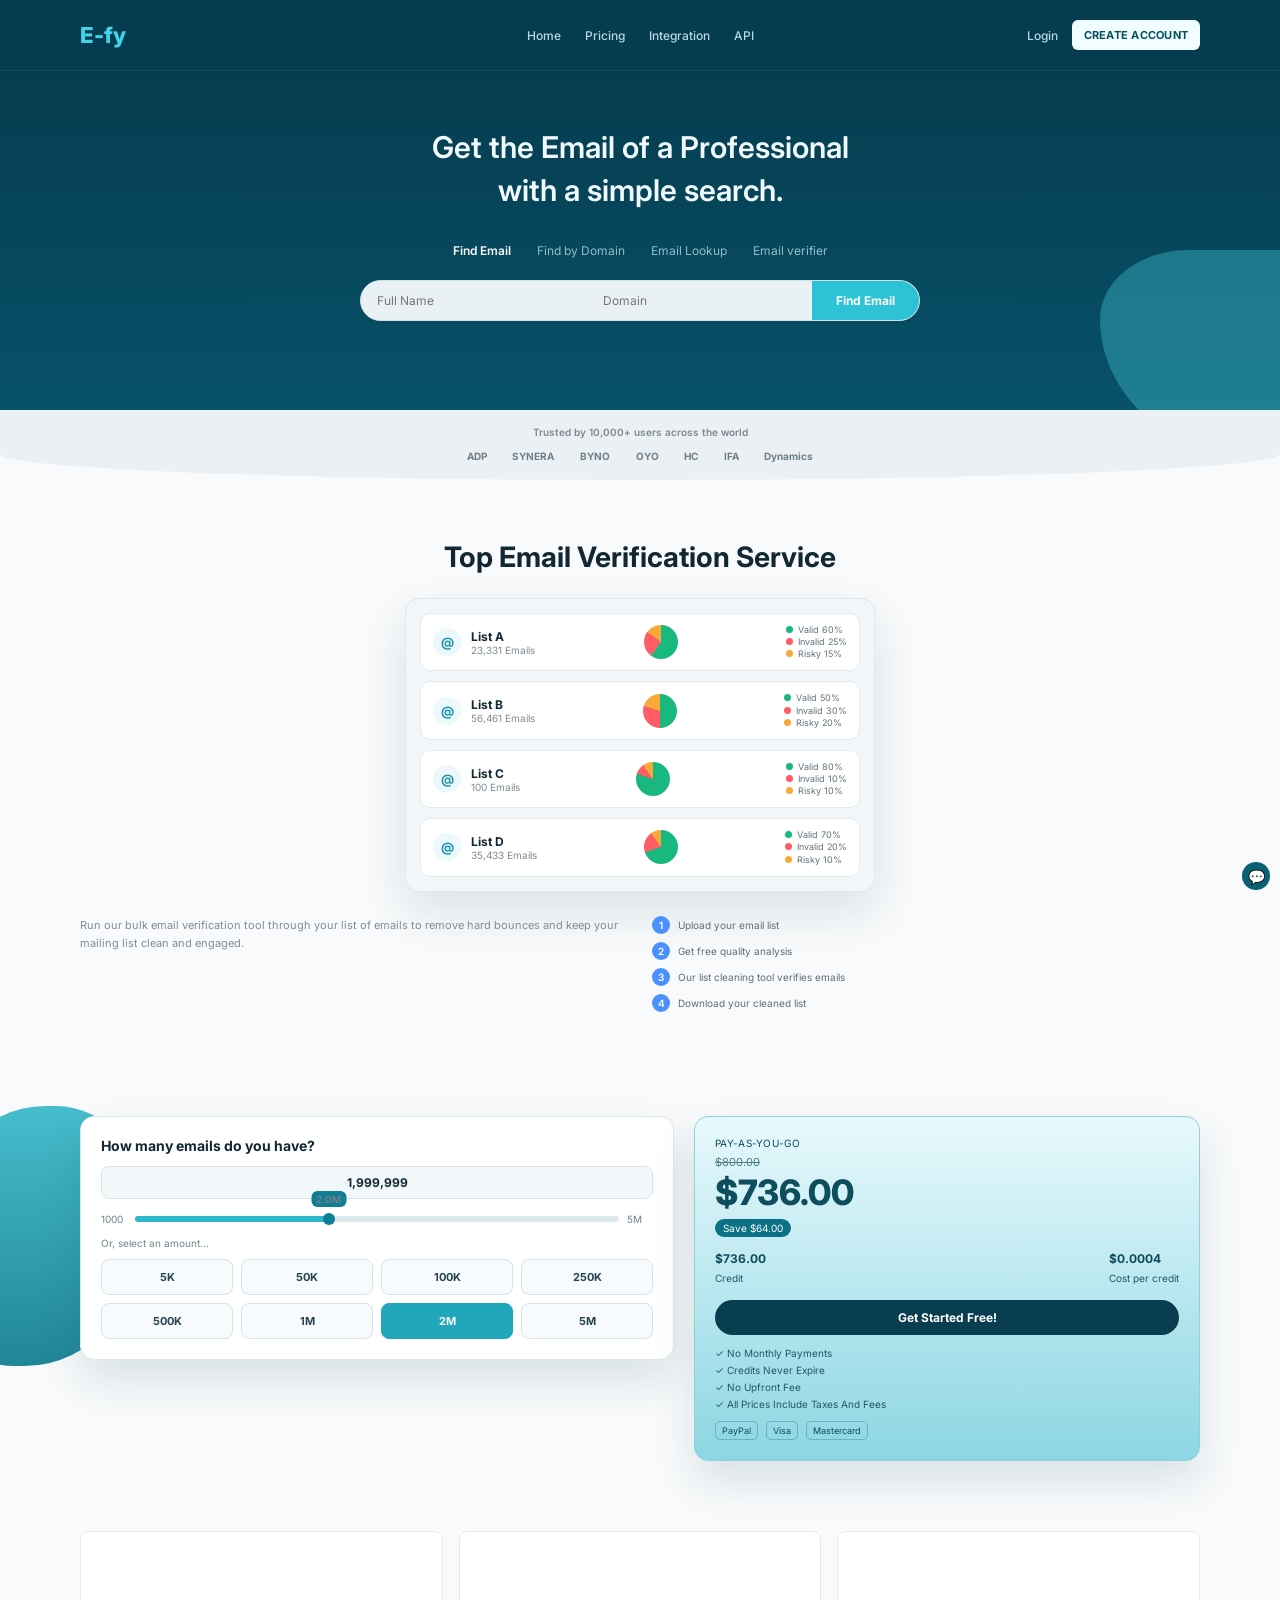
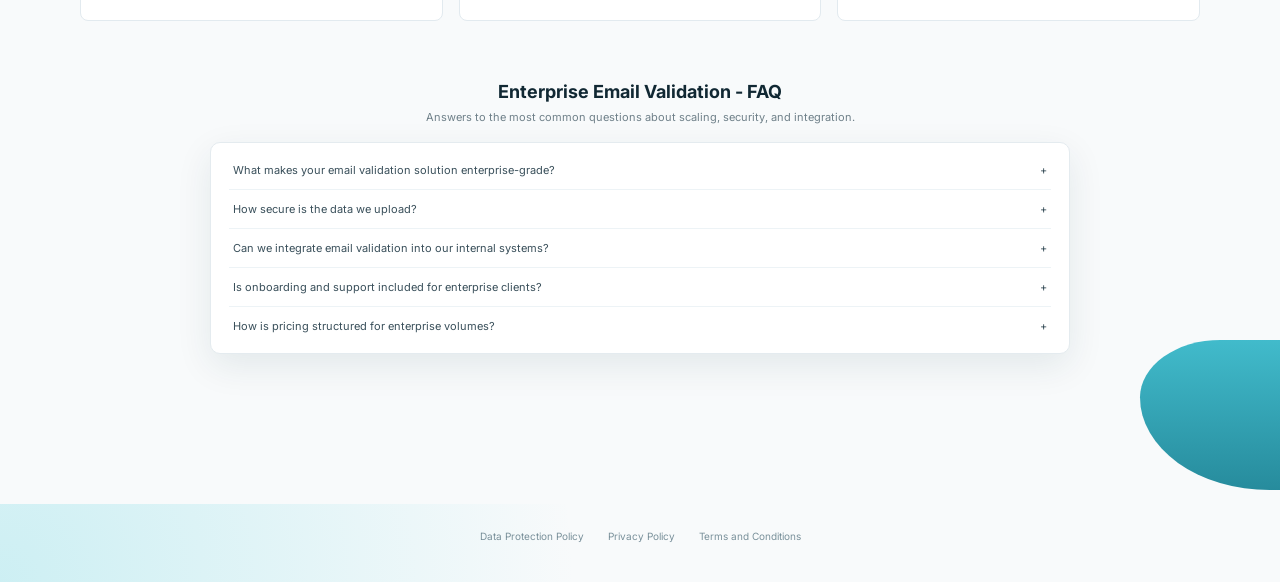
<file: home/index.html>
<!DOCTYPE html>
<html lang="en">
<head>
<meta charset="UTF-8">
<meta name="viewport" content="width=device-width, initial-scale=1.0">
<title>E-fy</title>
<link href="https://fonts.googleapis.com/css2?family=Inter:wght@400;500;600;700;800&display=swap" rel="stylesheet">
<link rel="stylesheet" href="style.css">
</head>
<body>

<header class="header">
  <div class="container header-flex">
    <div class="logo">E-fy</div>

    <nav class="nav-center">
      <a href="#home">Home</a>
      <a href="#pricing">Pricing</a>
      <a href="#integration">Integration</a>
      <a href="#api">API</a>
    </nav>

    <div class="nav-right">
      <a href="../login.html" class="login">Login</a>
      <a href="../signup.html" class="create">Create account</a>
    </div>
  </div>
</header>

<section class="hero" id="home">
  <div class="container hero-container">
    <div class="hero-card">
      <h1>Get the Email of a Professional<br>with a simple search.</h1>

      <div class="hero-tabs">
        <button class="tab active" data-type="name">Find Email</button>
        <button class="tab" data-type="domain">Find by Domain</button>
        <button class="tab" data-type="lookup">Email Lookup</button>
        <button class="tab" data-type="verify">Email verifier</button>
      </div>

      <div class="search-bar">
        <input type="text" id="input1" placeholder="Full Name">
        <input type="text" id="input2" placeholder="Domain">
        <button id="searchBtn">Find Email</button>
      </div>
    </div>
  </div>
  <div class="hero-blob"></div>
</section>

<section class="trusted-section">
  <div class="container trusted-top">
    <p>Trusted by 10,000+ users across the world</p>
    <div class="trusted-logos">
      <span>ADP</span>
      <span>SYNERA</span>
      <span>BYNO</span>
      <span>OYO</span>
      <span>HC</span>
      <span>IFA</span>
      <span>Dynamics</span>
    </div>
  </div>
</section>

<section class="verification-wrapper" id="integration">
  <div class="container verify-grid">
    <h2 class="section-title">Top Email Verification Service</h2>

    <div class="card-stack">
      <div class="verify-card">
        <div class="left">
          <div class="icon-box">@</div>
          <div>
            <h4>List A</h4>
            <p>23,331 Emails</p>
          </div>
        </div>
        <div class="center"><div class="mini-donut donut-a"></div></div>
        <div class="right">
          <ul>
            <li><span class="dot green"></span>Valid 60%</li>
            <li><span class="dot red"></span>Invalid 25%</li>
            <li><span class="dot orange"></span>Risky 15%</li>
          </ul>
        </div>
      </div>

      <div class="verify-card">
        <div class="left">
          <div class="icon-box">@</div>
          <div>
            <h4>List B</h4>
            <p>56,461 Emails</p>
          </div>
        </div>
        <div class="center"><div class="mini-donut donut-b"></div></div>
        <div class="right">
          <ul>
            <li><span class="dot green"></span>Valid 50%</li>
            <li><span class="dot red"></span>Invalid 30%</li>
            <li><span class="dot orange"></span>Risky 20%</li>
          </ul>
        </div>
      </div>

      <div class="verify-card">
        <div class="left">
          <div class="icon-box">@</div>
          <div>
            <h4>List C</h4>
            <p>100 Emails</p>
          </div>
        </div>
        <div class="center"><div class="mini-donut donut-c"></div></div>
        <div class="right">
          <ul>
            <li><span class="dot green"></span>Valid 80%</li>
            <li><span class="dot red"></span>Invalid 10%</li>
            <li><span class="dot orange"></span>Risky 10%</li>
          </ul>
        </div>
      </div>

      <div class="verify-card">
        <div class="left">
          <div class="icon-box">@</div>
          <div>
            <h4>List D</h4>
            <p>35,433 Emails</p>
          </div>
        </div>
        <div class="center"><div class="mini-donut donut-d"></div></div>
        <div class="right">
          <ul>
            <li><span class="dot green"></span>Valid 70%</li>
            <li><span class="dot red"></span>Invalid 20%</li>
            <li><span class="dot orange"></span>Risky 10%</li>
          </ul>
        </div>
      </div>
    </div>

    <div class="verify-bottom">
      <div class="left-text">
        Run our bulk email verification tool through your list of emails to remove hard bounces and keep your mailing list clean and engaged.
      </div>
      <div class="steps">
        <div><span>1</span>Upload your email list</div>
        <div><span>2</span>Get free quality analysis</div>
        <div><span>3</span>Our list cleaning tool verifies emails</div>
        <div><span>4</span>Download your cleaned list</div>
      </div>
    </div>
  </div>
</section>

<section class="pricing-section" id="pricing">
  <div class="pricing-bg-shape"></div>

  <div class="container pricing-wrapper">
    <div class="pricing-left">
      <h3>How many emails do you have?</h3>
      <div class="input-display">2,000,000</div>

      <div class="slider-wrapper">
        <span class="min">1000</span>
        <div class="slider">
          <div class="slider-fill"></div>
          <div class="slider-thumb"><span class="slider-label">2.0M</span></div>
        </div>
        <span class="max">5M</span>
      </div>

      <p class="or">Or, select an amount...</p>

      <div class="amount-grid">
        <button>5K</button>
        <button>50K</button>
        <button>100K</button>
        <button>250K</button>
        <button>500K</button>
        <button>1M</button>
        <button class="active">2M</button>
        <button>5M</button>
      </div>
    </div>

    <div class="pricing-right">
      <div class="price-toggle">Pay-As-You-Go</div>
      <div class="old-price">$800.00</div>
      <h2>$736.00</h2>
      <div class="save-badge">Save $64.00</div>

      <div class="price-meta">
        <div>
          <strong>$736.00</strong>
          <span>Credit</span>
        </div>
        <div>
          <strong>$0.0004</strong>
          <span>Cost per credit</span>
        </div>
      </div>

      <button class="cta">Get Started Free!</button>

      <ul class="features">
        <li>&#10003; No Monthly Payments</li>
        <li>&#10003; Credits Never Expire</li>
        <li>&#10003; No Upfront Fee</li>
        <li>&#10003; All Prices Include Taxes And Fees</li>
      </ul>

      <div class="payments">
        <span>PayPal</span>
        <span>Visa</span>
        <span>Mastercard</span>
      </div>
    </div>
  </div>
</section>

<section class="feature-blocks">
  <div class="container blocks">
    <div class="block"></div>
    <div class="block"></div>
    <div class="block"></div>
  </div>
</section>

<section class="faq-section" id="api">
  <div class="container">
    <h2>Enterprise Email Validation - FAQ</h2>
    <p class="faq-sub">Answers to the most common questions about scaling, security, and integration.</p>

    <div class="faq-box">
      <p>What makes your email validation solution enterprise-grade? <span>+</span></p>
      <p>How secure is the data we upload? <span>+</span></p>
      <p>Can we integrate email validation into our internal systems? <span>+</span></p>
      <p>Is onboarding and support included for enterprise clients? <span>+</span></p>
      <p>How is pricing structured for enterprise volumes? <span>+</span></p>
    </div>
  </div>
  <div class="footer-blob"></div>
</section>

<footer class="footer">
  <div class="container footer-links">
    <a href="#">Data Protection Policy</a>
    <a href="#">Privacy Policy</a>
    <a href="#">Terms and Conditions</a>
  </div>
</footer>

<a class="chat-fab" href="#" aria-label="chat">&#128172;</a>

<script>
const tabs = document.querySelectorAll(".tab");
const input1 = document.getElementById("input1");
const input2 = document.getElementById("input2");
const searchBtn = document.getElementById("searchBtn");

tabs.forEach(tab => {
  tab.addEventListener("click", function(){
    tabs.forEach(t => t.classList.remove("active"));
    this.classList.add("active");

    const type = this.dataset.type;

    if(type === "name"){
      input1.placeholder = "Full Name";
      input2.placeholder = "Domain";
      input2.style.display = "block";
      searchBtn.innerText = "Find Email";
    }

    if(type === "domain"){
      input1.placeholder = "Domain Name";
      input2.style.display = "none";
      searchBtn.innerText = "Find Emails";
    }

    if(type === "lookup"){
      input1.placeholder = "Enter Email Address";
      input2.style.display = "none";
      searchBtn.innerText = "Lookup";
    }

    if(type === "verify"){
      input1.placeholder = "Enter Email to Verify";
      input2.style.display = "none";
      searchBtn.innerText = "Verify";
    }
  });
});

searchBtn.addEventListener("click", function(){
  const val1 = input1.value;
  const val2 = input2.value;

  if(val1.trim() === ""){
    alert("Please enter required input");
    return;
  }

  alert("Searching for: " + val1 + (val2 ? " | " + val2 : ""));
});
</script>

<script>
const pricePerCredit = 0.0004;
const discountPercent = 8;

const sliderFill = document.querySelector(".slider-fill");
const sliderThumb = document.querySelector(".slider-thumb");
const sliderLabel = document.querySelector(".slider-label");
const inputDisplay = document.querySelector(".input-display");
const amountButtons = document.querySelectorAll(".amount-grid button");

const priceEl = document.querySelector(".pricing-right h2");
const oldPriceEl = document.querySelector(".old-price");
const saveBadge = document.querySelector(".save-badge");
const creditEl = document.querySelector(".price-meta div strong");
const costEl = document.querySelectorAll(".price-meta div strong")[1];

const slider = document.querySelector(".slider");

let maxValue = 5000000;
let minValue = 1000;

function formatNumber(num) {
  return num.toLocaleString();
}

function updatePricing(value) {
  inputDisplay.innerText = formatNumber(value);

  const basePrice = value * pricePerCredit;
  const discount = basePrice * (discountPercent / 100);
  const finalPrice = basePrice - discount;

  priceEl.innerText = "$" + finalPrice.toFixed(2);
  oldPriceEl.innerText = "$" + basePrice.toFixed(2);
  saveBadge.innerText = "Save $" + discount.toFixed(2);

  creditEl.innerText = "$" + finalPrice.toFixed(2);
  costEl.innerText = "$" + pricePerCredit.toFixed(4);
}

function compactValue(value) {
  if (value >= 1000000) return (value / 1000000).toFixed(1) + "M";
  if (value >= 1000) return Math.round(value / 1000) + "K";
  return String(value);
}

function setSliderPosition(percent) {
  const fixedPercent = Math.max(0, Math.min(100, percent));
  sliderFill.style.width = fixedPercent + "%";
  sliderThumb.style.left = fixedPercent + "%";

  const value = Math.floor(minValue + (fixedPercent / 100) * (maxValue - minValue));
  sliderLabel.innerText = compactValue(value);

  updatePricing(value);
}

slider.addEventListener("click", function(e){
  const rect = slider.getBoundingClientRect();
  const percent = ((e.clientX - rect.left) / rect.width) * 100;
  setSliderPosition(percent);
});

amountButtons.forEach(btn=>{
  btn.addEventListener("click", function(){
    amountButtons.forEach(b=>b.classList.remove("active"));
    this.classList.add("active");

    let value = this.innerText.toUpperCase();

    if(value.includes("K")){
      value = parseInt(value, 10) * 1000;
    } else if(value.includes("M")){
      value = parseInt(value, 10) * 1000000;
    }

    const percent = ((value - minValue) / (maxValue - minValue)) * 100;
    setSliderPosition(percent);
  });
});

setSliderPosition(((2000000 - minValue) / (maxValue - minValue)) * 100);
</script>

</body>
</html>
</file>
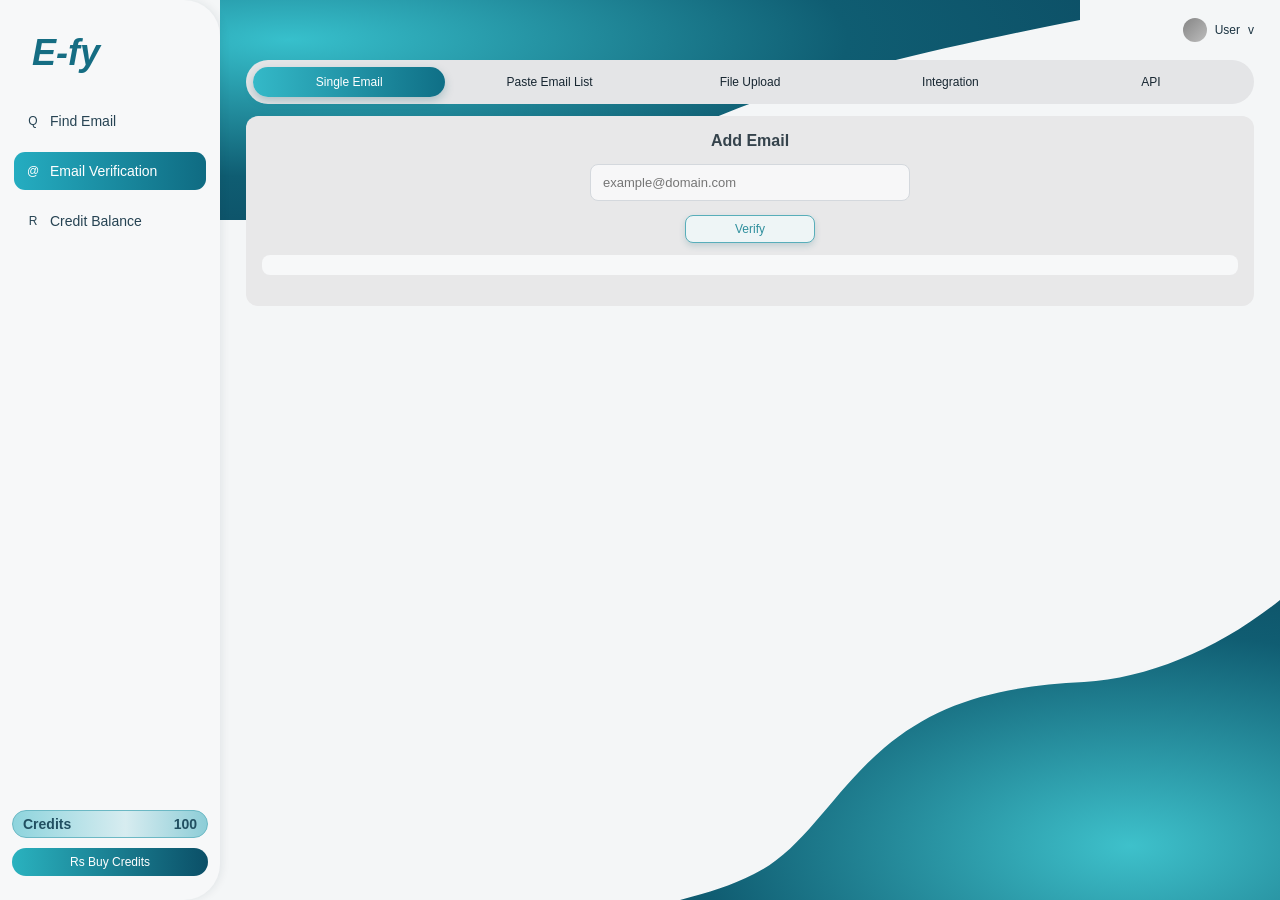
<file: verify/index.html>
<!DOCTYPE html>
<html lang="en">
<head>
<meta charset="UTF-8">
<meta name="viewport" content="width=device-width, initial-scale=1.0">
<title>E-fy Dashboard</title>
<link rel="stylesheet" href="/shared/sidebar.css">

<style>
*{margin:0;padding:0;box-sizing:border-box;font-family:'Segoe UI',sans-serif;}

body{
  background:#e8eaec;
  width:100vw;
  height:100vh;
  overflow-y:auto;
  overflow-x:hidden;
}

.app-shell{
  width:100vw;
  min-height:100vh;
  background:#f4f6f7;
  position:relative;
  overflow:visible;
}

.bg-top{
  position:absolute;
  left:220px;
  top:0;
  width:860px;
  height:220px;
  background:radial-gradient(125% 120% at 8% 18%,#37c0cc 0%,#0f5d72 52%,#0b455d 100%);
  clip-path:path('M 0 0 L 860 0 L 860 20 C 680 56, 560 84, 445 140 C 372 176, 295 218, 200 220 L 0 220 Z');
}

.bg-bottom{
  position:absolute;
  right:0;
  bottom:0;
  width:600px;
  height:300px;
  background:radial-gradient(130% 130% at 75% 82%,#3ec1cb 0%,#105d72 55%,#0a4157 100%);
  clip-path:path('M 0 300 L 600 300 L 600 0 C 540 48, 470 78, 404 82 C 320 86, 258 102, 204 148 C 152 192, 124 250, 74 274 C 50 286, 30 292, 0 300 Z');
}

.main{
  position:absolute;
  left:220px;
  right:0;
  top:0;
  bottom:0;
  padding:18px 26px 20px;
  z-index:2;
  overflow-y:auto;
  overflow-x:hidden;
}

.topbar{
  display:flex;
  justify-content:flex-end;
  align-items:center;
  margin-bottom:12px;
  position:relative;
}

.user-chip{
  display:flex;
  align-items:center;
  gap:8px;
  color:#1b3341;
  font-size:12px;
  cursor:pointer;
  user-select:none;
}

.avatar{
  width:24px;
  height:24px;
  border-radius:50%;
  background:linear-gradient(135deg,#858585,#bdbdbd);
  background-size:cover;
  background-position:center;
}


.user-menu{
  position:absolute;
  right:0;
  top:30px;
  min-width:165px;
  background:#ffffff;
  border:1px solid #d5dde2;
  border-radius:10px;
  box-shadow:0 8px 18px rgba(6,35,45,0.16);
  padding:6px;
  display:none;
  z-index:20;
}

.user-menu.open{
  display:block;
}

.user-menu button{
  width:100%;
  border:none;
  background:#fff;
  color:#173241;
  text-align:left;
  padding:9px 10px;
  border-radius:7px;
  font-size:12px;
  cursor:pointer;
}

.user-menu button:hover{
  background:#eef5f7;
}

.settings-overlay{
  position:fixed;
  inset:0;
  background:rgba(7,24,34,0.28);
  backdrop-filter:blur(6px);
  display:none;
  align-items:flex-start;
  justify-content:center;
  padding:34px 20px;
  z-index:40;
}

.settings-overlay.open{display:flex;}

.settings-panel{
  width:min(980px,100%);
  min-height:620px;
  border-radius:30px;
  background:#f8f8f8;
  overflow:hidden;
  position:relative;
  box-shadow:0 20px 50px rgba(6,35,45,0.24);
}

.settings-panel::before{
  content:'';
  position:absolute;
  inset:0;
  background:radial-gradient(130% 90% at 8% 8%, #35bfcb 0%, #0d6177 48%, #094558 100%);
  clip-path:path('M 0 0 L 980 0 L 980 120 C 860 130, 730 110, 640 60 C 560 18, 460 20, 380 84 C 312 138, 236 186, 138 190 C 84 192, 44 204, 0 254 L 0 0 Z');
}

.settings-panel::after{
  content:'';
  position:absolute;
  right:0;
  bottom:0;
  width:68%;
  height:46%;
  background:radial-gradient(125% 125% at 75% 82%, #38c0cb 0%, #115f74 54%, #0a4559 100%);
  clip-path:path('M 0 250 C 80 214, 146 206, 220 198 C 302 190, 348 144, 404 96 C 450 56, 512 18, 664 20 L 664 250 Z');
  opacity:0.98;
}

.settings-panel-inner{
  position:relative;
  z-index:1;
  padding:20px 36px 34px;
}

.settings-topbar{
  display:flex;
  align-items:center;
  justify-content:space-between;
  margin-bottom:22px;
}

.settings-profile{display:flex;align-items:center;gap:10px;color:#173241;font-size:12px;}
.settings-profile-meta{display:flex;flex-direction:column;gap:2px;}
.settings-profile-meta strong{font-size:12px;font-weight:600;}

.settings-close{
  border:none;
  background:#ffffff;
  width:34px;
  height:34px;
  border-radius:50%;
  color:#173241;
  font-size:18px;
  cursor:pointer;
  box-shadow:0 8px 20px rgba(5,36,47,0.16);
}

.settings-tabs{width:min(610px,100%);margin:0 auto 20px;}

.settings-tablist{
  display:flex;
  gap:6px;
  background:#dfdfe1;
  padding:6px;
  border-radius:24px;
}

.settings-tab{
  flex:1;
  border:none;
  background:transparent;
  border-radius:20px;
  padding:8px 6px;
  font-size:10px;
  color:#172631;
  cursor:pointer;
}

.settings-tab.active{
  background:linear-gradient(90deg,#34b9c8,#0f6f86);
  color:#fff;
  box-shadow:0 4px 10px rgba(11,88,105,0.24);
}

.settings-toolbar{display:flex;justify-content:flex-end;gap:10px;margin-bottom:14px;}
.settings-link-btn{border:none;background:transparent;color:#2897a6;font-size:14px;cursor:pointer;}

.settings-solid-btn{
  border:none;
  background:linear-gradient(90deg,#2eb9c8,#0a5169);
  color:#fff;
  padding:10px 18px;
  border-radius:999px;
  font-size:12px;
  cursor:pointer;
  box-shadow:0 8px 16px rgba(10,81,105,0.22);
}

.settings-section{display:none;}
.settings-section.active{display:block;}

.settings-card{
  background:#fff;
  border-radius:16px;
  padding:22px;
  box-shadow:0 6px 16px rgba(15,30,38,0.12);
  margin-bottom:16px;
}

.account-card,.api-key-card{display:flex;align-items:center;justify-content:space-between;gap:16px;}
.account-card-main{display:flex;align-items:center;gap:14px;}

.settings-avatar{
  width:46px;
  height:46px;
  border-radius:50%;
  background:linear-gradient(135deg,#6f8592,#c7d3d8);
  background-size:cover;
  background-position:center;
  flex:0 0 auto;
}

.settings-avatar.initials{
  display:flex;
  align-items:center;
  justify-content:center;
  color:#fff;
  font-weight:700;
  font-size:20px;
  background:linear-gradient(135deg,#39b8c7,#0f677e);
}

.account-card h3{font-size:16px;color:#1b2b35;margin-bottom:4px;}
.muted{color:#7b8b93;font-size:12px;}
.settings-inline-action{border:none;background:transparent;color:#2897a6;font-size:13px;cursor:pointer;}
.settings-heading{font-size:18px;color:#1d8ea0;font-weight:700;text-align:right;margin:8px 0 14px;}
.api-key-meta{display:flex;flex-direction:column;gap:8px;}
.api-key-actions{display:flex;gap:12px;font-size:13px;}

.api-copy-btn{
  border:none;
  width:40px;
  height:40px;
  border-radius:10px;
  background:linear-gradient(90deg,#31b9c8,#0d5d74);
  color:#fff;
  cursor:pointer;
  font-size:18px;
}

.restriction-row,.notification-row,.timezone-row{display:grid;gap:10px;}
.restriction-row{grid-template-columns:1fr auto;align-items:end;}

.toggle-row{
  display:flex;
  align-items:center;
  justify-content:space-between;
  gap:12px;
  padding:8px 0;
}

.toggle{
  width:30px;
  height:18px;
  border-radius:999px;
  background:#d7dde1;
  position:relative;
}

.toggle.on{background:#49c0c9;}

.toggle::after{
  content:'';
  position:absolute;
  top:3px;
  left:3px;
  width:12px;
  height:12px;
  border-radius:50%;
  background:#fff;
}

.toggle.on::after{left:15px;}

.auth-layout{
  display:grid;
  grid-template-columns:1.2fr 1fr auto 1fr;
  gap:16px;
  align-items:start;
}

.qr-box,.code-box{
  border:1px solid #d6dde2;
  border-radius:10px;
  background:#fafafa;
  min-height:108px;
}

.qr-box{
  display:grid;
  place-items:center;
  background:
    linear-gradient(90deg,#000 10px,transparent 10px) 0 0/20px 20px,
    linear-gradient(#000 10px,transparent 10px) 0 0/20px 20px,
    #fff;
}

.code-box{
  display:grid;
  place-items:center;
  color:#75848d;
  font-size:13px;
  letter-spacing:1px;
}

.subuser-modal{
  position:fixed;
  inset:0;
  background:rgba(14,32,40,0.34);
  backdrop-filter:blur(6px);
  display:none;
  align-items:center;
  justify-content:center;
  z-index:50;
  padding:20px;
}

.subuser-modal.open{display:flex;}

.subuser-dialog{
  width:min(384px,calc(100% - 32px));
  background:#f6f6f6;
  border-radius:14px;
  padding:22px 22px 16px;
  box-shadow:0 24px 44px rgba(6,35,45,0.22);
  position:relative;
}

.subuser-close{
  position:absolute;
  top:10px;
  right:12px;
  border:none;
  background:transparent;
  font-size:16px;
  line-height:1;
  cursor:pointer;
  color:#4d4d4d;
}

.subuser-dialog h3{
  text-align:center;
  color:#2a9cab;
  font-size:17px;
  margin-bottom:14px;
  font-weight:700;
}

.subuser-form{display:grid;gap:9px;}
.subuser-field-label{display:block;margin-bottom:4px;color:#1f2d35;font-size:10px;font-weight:600;}
.subuser-form input[type="text"],.subuser-form input[type="email"]{background:#fff;border:1px solid #9cd1d7;border-radius:3px;padding:9px 10px;font-size:11px;}
.subuser-form input[type="text"]::placeholder,.subuser-form input[type="email"]::placeholder{color:#a0aab0;}
.subuser-form input[type="radio"]{accent-color:#2a9cab;}
.radio-row{display:flex;gap:16px;font-size:10px;color:#30444f;align-items:center;}
.radio-row label{display:flex;align-items:center;gap:6px;}
.subuser-submit-btn{width:100%;border:none;background:linear-gradient(90deg,#2daec0,#094f67);color:#fff;padding:9px 16px;border-radius:999px;font-size:13px;cursor:pointer;margin-top:2px;}
.section-footer{display:flex;justify-content:flex-end;margin-top:10px;}
.others-panel{max-width:430px;margin:0 auto;}
.timezone-hero{display:flex;align-items:flex-start;justify-content:flex-start;gap:10px;margin:2px 0 10px;}
.timezone-hero-icon{width:26px;height:26px;border:2px solid #29a7b6;border-radius:50%;position:relative;flex:0 0 auto;margin-top:1px;}
.timezone-hero-icon::before{content:'';position:absolute;left:11px;top:4px;width:2px;height:8px;background:#29a7b6;border-radius:999px;}
.timezone-hero-icon::after{content:'';position:absolute;left:11px;top:11px;width:6px;height:2px;background:#29a7b6;border-radius:999px;}
.timezone-hero-copy h3{color:#1ca0b1;font-size:16px;line-height:1.1;font-weight:700;margin-bottom:2px;}
.timezone-hero-copy p{color:#4c6470;font-size:10px;}
.timezone-card{background:#fff;border-radius:14px;padding:14px 16px 42px;box-shadow:0 8px 18px rgba(15,30,38,0.10);position:relative;min-height:110px;}
.timezone-datetime{font-size:14px;color:#2b9daf;font-weight:600;margin-bottom:6px;}
.timezone-label{font-size:11px;color:#27343c;margin-bottom:6px;}
.timezone-select{width:106px;height:22px;padding:2px 22px 2px 8px;border:none;border-radius:3px;background:#efefef;color:#8a939a;font-size:10px;appearance:none;background-image:linear-gradient(45deg,transparent 50%,#8f98a0 50%),linear-gradient(135deg,#8f98a0 50%,transparent 50%);background-position:calc(100% - 13px) 9px,calc(100% - 9px) 9px;background-size:4px 4px,4px 4px;background-repeat:no-repeat;}
.timezone-card .section-footer{position:absolute;right:16px;bottom:12px;margin-top:0;}
.timezone-card .settings-solid-btn{width:100px;padding:6px 14px;font-size:9px;line-height:1;box-shadow:none;}

.card{
  width:100%;
  margin:18px 0 0;
  background:transparent;
  border-radius:0;
  box-shadow:none;
  border:none;
  padding:0;
}

.card{
  width:100%;
  margin:18px 0 0;
  background:transparent;
  border-radius:0;
  box-shadow:none;
  border:none;
  padding:0;
}

.tabs{
  display:flex;
  gap:8px;
  background:#e4e5e7;
  padding:7px;
  border-radius:24px;
  margin-bottom:12px;
}

.tab{
  flex:1;
  border:none;
  background:transparent;
  text-align:center;
  padding:8px;
  border-radius:20px;
  font-size:12px;
  cursor:pointer;
  color:#172631;
}

.tab.active{
  background:linear-gradient(90deg,#34b9c8,#0f6f86);
  color:#fff;
  box-shadow:0 4px 10px rgba(11,88,105,0.26);
}

.content-shell{
  background:#e8e8e9;
  border-radius:12px;
  padding:16px;
  min-height:190px;
}

.section{display:none;}
.section.active{display:block;}

.section h2{
  font-size:16px;
  font-weight:600;
  text-align:center;
  color:#35434c;
  margin-bottom:14px;
}

#single.section.active{
  text-align:center;
}

input, textarea{
  width:100%;
  border:1px solid #d4d8dd;
  border-radius:8px;
  padding:10px 12px;
  font-size:13px;
  background:#f7f7f8;
}

#single input{
  max-width:320px;
  margin:0 auto;
  display:block;
}

.verify-btn{
  margin-top:14px;
  border:1px solid #58aeba;
  border-radius:8px;
  background:#eef5f6;
  color:#2f8f9d;
  padding:6px 24px;
  font-size:12px;
  cursor:pointer;
  min-width:130px;
  box-shadow:0 3px 6px rgba(40,116,126,0.2);
}

.list-name-input{margin-bottom:10px;}
textarea{min-height:88px;resize:vertical;}

.upload-box{
  border:2px dashed #b9c7cd;
  border-radius:12px;
  padding:40px 20px;
  text-align:center;
  color:#596770;
  background:#f3f4f5;
  font-size:14px;
}

.upload-box button{
  margin-top:14px;
  border:1px solid #58aeba;
  border-radius:8px;
  background:#eef5f6;
  color:#2f8f9d;
  padding:8px 18px;
  cursor:pointer;
}

.result{
  margin-top:12px;
  padding:10px;
  border-radius:8px;
  background:#f7f8f9;
  font-size:12px;
}

.result-table{
  margin-top:12px;
  width:100%;
  border-collapse:collapse;
  font-size:12px;
}

.result-table th,.result-table td{
  padding:7px;
  text-align:left;
  border-bottom:1px solid #d8dfe4;
}

.result-table th{background:#2aa7ad;color:#fff;}
.result-table .valid{color:green;}
.result-table .bounce{color:red;}
.result-table .unknown{color:orange;}

.list-results-stack{display:flex;flex-direction:column;gap:10px;}
.list-pagination{
  margin-top:10px;
  display:flex;
  align-items:center;
  justify-content:center;
  gap:12px;
}
.pagination-btn{
  border:1px solid #cfd8dc;
  background:#fff;
  color:#10324a;
  border-radius:8px;
  padding:6px 12px;
  cursor:pointer;
  font-size:14px;
  line-height:1.1;
}
.pagination-btn:hover{background:#f3f7f8;}
.pagination-btn[disabled]{opacity:0.45;cursor:not-allowed;}
.page-indicator{
  font-size:22px;
  font-weight:600;
  color:#445a69;
}
.verify-list-card{
  background:#fff;
  border-radius:12px;
  padding:10px;
  display:grid;
  grid-template-columns:160px 80px 1fr 110px;
  align-items:center;
  gap:8px;
}

.list-meta{display:flex;align-items:center;gap:8px;}
.mail-icon{width:34px;height:34px;border-radius:8px;background:#dce9ee;display:flex;align-items:center;justify-content:center;color:#0b6a79;font-size:11px;}
.list-name{font-size:15px;font-weight:700;color:#10324a;line-height:1.1;}
.list-count{color:#5b6d80;font-size:12px;}
.donut{width:56px;height:56px;border-radius:50%;}
.legend{display:flex;flex-direction:column;gap:3px;font-size:12px;color:#10324a;}
.legend .row{display:flex;align-items:center;gap:6px;}
.dot{width:7px;height:7px;border-radius:50%;}
.dot.valid{background:#18b37f;}
.dot.invalid{background:#ef4444;}
.dot.risky{background:#f59e0b;}

.card-actions{display:flex;flex-direction:column;gap:6px;}
.action-btn{border:1px solid #cfd8dc;background:#fff;color:#10324a;border-radius:6px;padding:4px 6px;cursor:pointer;font-size:10px;}
.action-btn:hover{background:#f3f7f8;}
.action-btn[disabled]{opacity:0.45;cursor:not-allowed;}


@media (max-width:1100px){
  .card{margin-top:16px;}
  .verify-list-card{grid-template-columns:1fr;}
}
</style>
</head>

<body>
<div class="app-shell">
  <div class="bg-top"></div>
  <div class="bg-bottom"></div>

  <div id="sidebarMount"></div>

  <main class="main">
    <div class="topbar">
      <div class="user-chip" id="userChip">
        <div class="avatar"></div>
        <span id="loggedInUser">User</span>
        <span>v</span>
      </div>
      <div class="user-menu" id="userMenu">
        <button id="uploadProfileBtn" type="button">Update Profile</button>
        <button id="openSettingsBtn" type="button" onclick="window.location.href='user.html?' + getUserParams().toString();">User</button>
        <button id="logoutBtn" type="button">Logout</button>
      </div>
      <input type="file" id="profileInput" accept="image/*" hidden>
    </div>

    <div class="settings-overlay" id="settingsOverlay">
      <div class="settings-panel">
        <div class="settings-panel-inner">
          <div class="settings-topbar">
            <div class="settings-profile">
              <div class="settings-avatar" id="settingsTopAvatar"></div>
              <div class="settings-profile-meta">
                <strong id="settingsTopName">User</strong>
                <span class="muted" id="settingsTopEmail">user@example.com</span>
              </div>
            </div>
            <button class="settings-close" id="closeSettingsBtn" type="button">&times;</button>
          </div>

          <div class="settings-tabs">
            <div class="settings-tablist">
              <button class="settings-tab active" type="button" data-settings-tab="accounts">Accounts</button>
              <button class="settings-tab" type="button" data-settings-tab="apiKeys">API Keys</button>
              <button class="settings-tab" type="button" data-settings-tab="twoFactor">2 Factor Auth</button>
              <button class="settings-tab" type="button" data-settings-tab="notifications">Notifications</button>
              <button class="settings-tab" type="button" data-settings-tab="others">Others</button>
            </div>
          </div>

          <div class="settings-toolbar">
            <button class="settings-link-btn" id="settingsUploadBtn" type="button">Upload Profile</button>
            <button class="settings-link-btn" id="addSubuserBtn" type="button">+ Add New User</button>
            <button class="settings-link-btn" id="settingsLogoutBtn" type="button">Logout</button>
          </div>

          <section class="settings-section active" id="settings-accounts">
            <div class="settings-card account-card">
              <div class="account-card-main">
                <div class="settings-avatar" id="settingsMainAvatar"></div>
                <div>
                  <h3 id="settingsAccountName">User</h3>
                  <div class="muted" id="settingsAccountEmail">user@example.com</div>
                </div>
              </div>
              <button class="settings-inline-action" type="button">Edit Account</button>
            </div>

            <div id="subuserList"></div>

          </section>

          <section class="settings-section" id="settings-apiKeys">
            <div class="settings-heading">Your API Key</div>
            <div class="settings-card api-key-card">
              <div class="api-key-meta">
                <div>8D********************AGO</div>
                <div class="api-key-actions">
                  <button class="settings-inline-action" type="button">Edit</button>
                  <button class="settings-inline-action" type="button" style="color:#d65d74;">Delete</button>
                </div>
              </div>
              <button class="api-copy-btn" type="button">Copy</button>
            </div>
            <div class="settings-card api-key-card">
              <div class="api-key-meta">
                <div>2S********************hfQ</div>
                <div class="api-key-actions">
                  <button class="settings-inline-action" type="button">Edit</button>
                  <button class="settings-inline-action" type="button" style="color:#d65d74;">Delete</button>
                </div>
              </div>
              <button class="api-copy-btn" type="button">Copy</button>
            </div>
            <div class="settings-card api-key-card">
              <div class="api-key-meta">
                <div>6E********************rUR</div>
                <div class="api-key-actions">
                  <button class="settings-inline-action" type="button">Edit</button>
                  <button class="settings-inline-action" type="button" style="color:#d65d74;">Delete</button>
                </div>
              </div>
              <button class="api-copy-btn" type="button">Copy</button>
            </div>
            <div class="settings-card">
              <h3 style="margin-bottom:14px;">API Restrictions</h3>
              <div class="muted" style="margin-bottom:8px;">Restriction Type:</div>
              <div class="restriction-row">
                <input type="text" placeholder="Add IP Address">
                <button class="settings-solid-btn" type="button">Add New IP Address</button>
              </div>
            </div>
            <div class="section-footer">
              <button class="settings-solid-btn" type="button">Save Changes</button>
            </div>
          </section>

          <section class="settings-section" id="settings-twoFactor">
            <div class="settings-card">
              <div class="toggle-row" style="padding-top:0;">
                <div>
                  <h3 style="margin-bottom:4px;">Google two factor authentication</h3>
                  <div class="muted">Higher security level</div>
                </div>
                <div class="toggle on"></div>
              </div>
              <div class="auth-layout" style="margin-top:18px;">
                <div>
                  <h3 style="font-size:14px;margin-bottom:8px;">1. Install Google authentication</h3>
                  <div class="muted">Use Google Authenticator or a compatible app.</div>
                </div>
                <div>
                  <h3 style="font-size:14px;margin-bottom:8px;">2. Scan the QR code</h3>
                  <div class="qr-box"></div>
                </div>
                <div style="align-self:center;color:#7d8a92;">OR</div>
                <div>
                  <div class="muted" style="margin-bottom:8px;">Enter this code in your authentication app</div>
                  <div class="code-box">LGJRYPJZUQ83</div>
                </div>
              </div>
            </div>
          </section>

          <section class="settings-section" id="settings-notifications">
            <div class="settings-heading">Notification</div>
            <div class="settings-card">
              <div class="notification-row">
                <div>
                  <div style="margin-bottom:6px;">Webhook Notifications</div>
                  <input type="text" placeholder="https://mydomain.com/webhook">
                </div>
                <div class="toggle-row">
                  <span>No Credit Notification with Webhook</span>
                  <div class="toggle on"></div>
                </div>
                <div class="toggle-row">
                  <span>Low Credit Notification with Webhook</span>
                  <div class="toggle on"></div>
                </div>
                <div>
                  <div style="margin-bottom:6px;">Amount of low credit when notification send</div>
                  <input type="text" placeholder="Add Amount">
                </div>
                <div class="toggle-row">
                  <span>File Ready Notification with Webhook</span>
                  <div class="toggle on"></div>
                </div>
                <div class="toggle-row">
                  <span>File Delete Notification with Webhook</span>
                  <div class="toggle on"></div>
                </div>
              </div>
            </div>
          </section>

          <section class="settings-section" id="settings-others">
            <div class="others-panel">
              <div class="timezone-hero">
                <div class="timezone-hero-icon"></div>
                <div class="timezone-hero-copy">
                  <h3>Time Zone Setting</h3>
                  <p>Based On Your Setting Current Time Is: <span id="timezoneNow"></span></p>
                </div>
              </div>
              <div class="timezone-card">
                <div class="timezone-datetime" id="timezoneDateTime"></div>
                <div class="timezone-label">Your Time-zone:</div>
                <select class="timezone-select">
                  <option>Time Zone</option>
                  <option>Asia/Kolkata</option>
                  <option>UTC</option>
                  <option>America/New_York</option>
                </select>
                <div class="section-footer">
                  <button class="settings-solid-btn" type="button">Save Changes</button>
                </div>
              </div>
            </div>
          </section>
        </div>
      </div>
    </div>

    <div class="subuser-modal" id="subuserModal">
      <div class="subuser-dialog">
        <button class="subuser-close" id="closeSubuserModalBtn" type="button">&times;</button>
        <h3>Add Subuser</h3>
        <div class="subuser-form">
          <div>
            <label class="subuser-field-label" for="subuserFirstName">First Name:</label>
            <input type="text" id="subuserFirstName" placeholder="Shravani">
          </div>
          <div>
            <label class="subuser-field-label" for="subuserLastName">Last Name:</label>
            <input type="text" id="subuserLastName" placeholder="Achari">
          </div>
          <div>
            <label class="subuser-field-label" for="subuserEmailInput">Email:</label>
            <input type="email" id="subuserEmailInput" placeholder="shravaniachari13@gmail.com">
          </div>
          <div>
            <label class="subuser-field-label">Account Type:</label>
            <div class="radio-row">
              <label><input type="radio" name="subuserType" value="isolated" checked> Isolated</label>
              <label><input type="radio" name="subuserType" value="shared"> Shared</label>
            </div>
          </div>
          <button class="subuser-submit-btn" id="createSubuserBtn" type="button">Add New user</button>
        </div>
      </div>
    </div>


    <div class="card">
      <div class="tabs">
        <button class="tab active" onclick="switchTab('single',this)">Single Email</button>
        <button class="tab" onclick="switchTab('list',this)">Paste Email List</button>
        <button class="tab" onclick="switchTab('file',this)">File Upload</button>
        <button class="tab" onclick="switchTab('integration',this)">Integration</button>
        <button class="tab" onclick="switchTab('api',this)">API</button>
      </div>

      <div class="content-shell">
        <div id="single" class="section active">
          <h2>Add Email</h2>
          <input type="email" id="singleEmail" placeholder="example@domain.com">
          <button class="verify-btn" onclick="verifySingle()">Verify</button>
          <div id="singleResult" class="result"></div>
        </div>

        <div id="list" class="section">
          <h2>Paste Email List</h2>
          <input type="text" id="listName" class="list-name-input" placeholder="Enter list name (example: January Leads)">
          <textarea id="listEmails" rows="6" placeholder="Enter emails separated by comma or new line"></textarea>
          <button class="verify-btn" onclick="verifyList()">Verify List</button>
          <div id="listResult" class="result"></div>
        </div>

        <div id="file" class="section">
          <div class="upload-box">
            Drop your file here (.txt / .csv / .xlsx)
            <br>
            <button onclick="document.getElementById('fileInput').click()">Select File</button>
            <input type="file" id="fileInput" id="fileInput" accept=".csv,.txt,.xlsx" hidden onchange="handleFileSelected()">
            <br><br>
            <button id="fileVerifyBtn" class="verify-btn" style="display:none;" onclick="verifyFile()">Verify File</button>
          </div>
          <div id="fileResult" class="result"></div>
        </div>

        <div id="integration" class="section">
          <h2>Integration</h2>
          <p>Connect using SMTP or API integration.</p>
        </div>

        <div id="api" class="section">
          <h2>API</h2>
          <p>POST /verify-email</p>
        </div>
      </div>
    </div>
  </main>
</div>

<script src="/shared/sidebar.js"></script>
<script>
let loggedInEmail = '';
let availableCredits = 100;
const CREDIT_COST_SINGLE = 1;
const CREDIT_COST_LIST = 10;
const CREDIT_COST_FILE = 20;

function getUserParams(){
  const params = new URLSearchParams();
  const username = document.getElementById('loggedInUser').textContent || sessionStorage.getItem('username') || 'User';
  params.set('username', username);
  params.set('email', loggedInEmail || '');
  return params;
}

function mountPageSidebar(){
  if(typeof mountSharedSidebar !== 'function'){
    return;
  }
  mountSharedSidebar({
    mountId: 'sidebarMount',
    active: 'email_verification',
    credits: availableCredits,
    getParams: getUserParams,
    onBuyCredits: function(){
      window.location.href = '/billing/index.html?' + getUserParams().toString();
    }
  });
}

function setCreditsDisplay(value){
  availableCredits = Math.max(0, Number(value) || 0);
  const el = document.getElementById('creditsValue');
  if(el){
    el.textContent = String(availableCredits);
  }

  const currentUserRaw = localStorage.getItem('currentUser');
  if(currentUserRaw){
    try{
      const currentUser = JSON.parse(currentUserRaw);
      currentUser.credits = availableCredits;
      localStorage.setItem('currentUser', JSON.stringify(currentUser));
    }catch(e){}
  }
}

function ensureCreditsFor(cost){
  if(availableCredits < cost){
    alert('Insufficient credits. Please buy credits first.');
    return false;
  }
  return true;
}

async function fetchCredits(){
  if(!loggedInEmail){
    return;
  }
  try{
    const response = await fetch('/credits?email=' + encodeURIComponent(loggedInEmail));
    const data = await response.json();
    if(response.ok && data.success){
      setCreditsDisplay(data.credits);
    }
  }catch(e){}
}

async function spendCredits(amount){
  const response = await fetch('/credits/spend', {
    method: 'POST',
    headers: { 'Content-Type': 'application/json' },
    body: JSON.stringify({
      email: loggedInEmail,
      amount: amount
    })
  });
  const data = await response.json();
  if(!response.ok || !data.success){
    throw new Error((data && data.message) ? data.message : 'Unable to deduct credits');
  }
  setCreditsDisplay(data.credits);
}

function setLoggedInUser(){
  const urlParams = new URLSearchParams(window.location.search);
  let username = urlParams.get('username');
  let email = urlParams.get('email');

  if(!username){
    username = sessionStorage.getItem('username');
  }

  const currentUser = localStorage.getItem('currentUser');
  if(currentUser){
    try{
      const parsedUser = JSON.parse(currentUser);
      if(!username){
        username = parsedUser.fullname;
      }
      if(!email){
        email = parsedUser.email;
      }
    }catch(e){
      username = username || null;
      email = email || null;
    }
  }

  document.getElementById('loggedInUser').textContent = username || 'User';
  loggedInEmail = (email || '').toLowerCase();
  if(currentUser){
    try{
      const parsedUser = JSON.parse(currentUser);
      if(typeof parsedUser.credits !== 'undefined'){
        setCreditsDisplay(parsedUser.credits);
      }else{
        setCreditsDisplay(100);
      }
    }catch(e){
      setCreditsDisplay(100);
    }
  }else{
    setCreditsDisplay(100);
  }
  loadProfile();
  fetchCredits();
}

async function loadProfile(){
  if(!loggedInEmail){
    return;
  }

  try{
    const response = await fetch('/profile?email=' + encodeURIComponent(loggedInEmail));
    const data = await response.json();
    if(!response.ok || !data.success){
      return;
    }

    if(data.fullname){
      document.getElementById('loggedInUser').textContent = data.fullname;
      sessionStorage.setItem('username', data.fullname);
      const currentUserRaw = localStorage.getItem('currentUser');
      if(currentUserRaw){
        try{
          const currentUser = JSON.parse(currentUserRaw);
          currentUser.fullname = data.fullname;
          localStorage.setItem('currentUser', JSON.stringify(currentUser));
        }catch(e){}
      }
    }
    if(typeof data.credits !== 'undefined'){
      setCreditsDisplay(data.credits);
    }

    if(data.profile_image_url){
      const avatarEl = document.querySelector('.avatar');
      avatarEl.style.backgroundImage = 'url(' + data.profile_image_url + '?t=' + Date.now() + ')';
      avatarEl.style.backgroundColor = 'transparent';
    }
  }catch(e){}
}

function setupUserMenu(){
  const userChip = document.getElementById('userChip');
  const userMenu = document.getElementById('userMenu');
  const uploadBtn = document.getElementById('uploadProfileBtn');
  const openSettingsBtn = document.getElementById('openSettingsBtn');
  const logoutBtn = document.getElementById('logoutBtn');
  const profileInput = document.getElementById('profileInput');

  userChip.addEventListener('click', function(event){
    event.stopPropagation();
    userMenu.classList.toggle('open');
  });

  document.addEventListener('click', function(event){
    if(!userMenu.contains(event.target) && !userChip.contains(event.target)){
      userMenu.classList.remove('open');
    }
  });

  uploadBtn.addEventListener('click', function(){
    userMenu.classList.remove('open');
    if(!loggedInEmail){
      alert('Unable to identify logged-in user.');
      return;
    }
    profileInput.click();
  });

  profileInput.addEventListener('change', async function(){
    const file = profileInput.files[0];
    if(!file){
      return;
    }

    const formData = new FormData();
    formData.append('email', loggedInEmail);
    formData.append('profile', file);

    try{
      const response = await fetch('/upload-profile', {
        method: 'POST',
        body: formData
      });
      const data = await response.json();
      if(!response.ok || !data.success){
        alert(data.message || 'Failed to upload profile image');
        return;
      }
      await loadProfile();
      alert('Profile image updated.');
    }catch(e){
      alert('Cannot connect to server.');
    } finally {
      profileInput.value = '';
    }
  });

  logoutBtn.addEventListener('click', function(){
    userMenu.classList.remove('open');
    localStorage.removeItem('currentUser');
    sessionStorage.removeItem('username');
    window.location.href = '/home/index.html';
  });
}

function setupCreditActions(){
  const buyBtn = document.getElementById('buyCreditsBtn');
  if(!buyBtn){
    return;
  }

  buyBtn.addEventListener('click', function(){
    if(!loggedInEmail){
      alert('Please login first.');
      return;
    }
    window.location.href = '/billing/index.html?' + getUserParams().toString();
  });
}

function switchTab(id,el){
  document.querySelectorAll('.section').forEach(s=>s.classList.remove('active'));
  document.querySelectorAll('.tab').forEach(t=>t.classList.remove('active'));
  document.getElementById(id).classList.add('active');
  el.classList.add('active');
}

function validateEmail(email){
  return /^[^\s@]+@[^\s@]+\.[^\s@]+$/.test(email);
}

async function verifySingle(){
  let email=document.getElementById('singleEmail').value.trim();
  let result=document.getElementById('singleResult');
  
  if(!email){
    result.innerHTML="Please enter an email address";
    return;
  }
  
  if(!validateEmail(email)){
    result.innerHTML="Invalid email format";
    return;
  }
  if(!loggedInEmail){
    result.innerHTML="Please login to verify emails.";
    return;
  }
  if(!ensureCreditsFor(CREDIT_COST_SINGLE)){
    result.innerHTML="Insufficient credits. Buy credits to continue.";
    return;
  }
  
  result.innerHTML="Verifying...";

  let data;
  try{
    const response=await fetch('http://localhost:8001/verify-email?email=' + encodeURIComponent(email));
    data=await response.json();
  }catch(error){
    tryLocalVerification(email, result);
    return;
  }

  try{
    await spendCredits(CREDIT_COST_SINGLE);
  }catch(error){
    result.innerHTML = (error && error.message) ? error.message : 'Unable to deduct credits.';
    return;
  }

  result.innerHTML='Status: ' + data.status + '<br>SMTP Code: ' + (data.smtp_code || 'N/A') + '<br>Message: ' + (data.message || '');
}

async function tryLocalVerification(email, result) {
  result.innerHTML = "Trying local verification...";
  result.innerHTML = "Server not running.<br><br>" +
    "To use this tool, please:<br>" +
    "1. Open terminal/command prompt<br>" +
    "2. Navigate to the payment folder<br>" +
    "3. Run: <code>python verify/server.py</code><br>" +
    "4. Open <code>http://localhost:8001</code> in browser<br><br>" +
    "<em>Or use the CLI tool:</em><br>" +
    "<code>python verify/singleemail.py</code>";
}

let selectedUploadFile = null;
let listRunCounter = 0;
let verifiedLists = [];
let nextListId = 1;
let currentListPage = 1;
const LIST_RETENTION_DAYS = 30;
const LIST_RETENTION_MS = LIST_RETENTION_DAYS * 24 * 60 * 60 * 1000;
const LISTS_PER_PAGE = 6;
const LIST_STORAGE_BASE_KEY = 'efy_verified_lists_v1';

function getListStorageKey(){
  const userKey = (loggedInEmail || 'guest').toLowerCase();
  return LIST_STORAGE_BASE_KEY + ':' + userKey;
}

function formatDateTime(value){
  const dt = new Date(value);
  if(Number.isNaN(dt.getTime())){
    return '';
  }
  return dt.toLocaleString();
}

function pruneExpiredListResults(){
  const now = Date.now();
  const before = verifiedLists.length;
  verifiedLists = verifiedLists.filter(item => {
    const createdAt = Number(item.created_at || 0);
    const expiresAt = Number(item.expires_at || (createdAt ? createdAt + LIST_RETENTION_MS : 0));
    if(!createdAt || !expiresAt){
      return false;
    }
    return expiresAt > now;
  });

  if(verifiedLists.length !== before){
    saveVerifiedLists();
  }
}

function saveVerifiedLists(){
  try{
    localStorage.setItem(getListStorageKey(), JSON.stringify(verifiedLists));
  }catch(e){}
}

function loadVerifiedLists(){
  verifiedLists = [];
  nextListId = 1;
  currentListPage = 1;

  let raw = '';
  try{
    raw = localStorage.getItem(getListStorageKey()) || '';
  }catch(e){
    raw = '';
  }

  if(raw){
    try{
      const parsed = JSON.parse(raw);
      if(Array.isArray(parsed)){
        verifiedLists = parsed;
      }
    }catch(e){
      verifiedLists = [];
    }
  }

  pruneExpiredListResults();

  const resultDiv = document.getElementById('listResult');
  if(!resultDiv){
    return;
  }

  for(const record of verifiedLists){
    if(typeof record.id === 'number' && record.id >= nextListId){
      nextListId = record.id + 1;
    }
  }
  renderListResults(1);
}

function getTotalListPages(){
  return Math.max(1, Math.ceil(verifiedLists.length / LISTS_PER_PAGE));
}

function renderListResults(pageNumber){
  const resultDiv = document.getElementById('listResult');
  if(!resultDiv){
    return;
  }

  if(verifiedLists.length === 0){
    resultDiv.innerHTML = '';
    currentListPage = 1;
    return;
  }

  const totalPages = getTotalListPages();
  currentListPage = Math.min(Math.max(1, pageNumber), totalPages);

  const start = (currentListPage - 1) * LISTS_PER_PAGE;
  const end = start + LISTS_PER_PAGE;
  const pageItems = verifiedLists.slice(start, end);

  let cardsHtml = '';
  for(const record of pageItems){
    cardsHtml += buildDonutCard(record.id, record.name, record.summary, record.total, record.expires_at);
  }

  const prevDisabled = currentListPage <= 1 ? 'disabled' : '';
  const nextDisabled = currentListPage >= totalPages ? 'disabled' : '';

  resultDiv.innerHTML =
    '<div class="list-results-stack">' + cardsHtml + '</div>' +
    '<div class="list-pagination">' +
      '<button class="pagination-btn" onclick="goToPrevListPage()" ' + prevDisabled + '>Prev</button>' +
      '<span class="page-indicator">Page ' + currentListPage + ' of ' + totalPages + '</span>' +
      '<button class="pagination-btn" onclick="goToNextListPage()" ' + nextDisabled + '>Next</button>' +
    '</div>';
}

function goToPrevListPage(){
  renderListResults(currentListPage - 1);
}

function goToNextListPage(){
  renderListResults(currentListPage + 1);
}

function getListSummary(results){
  let valid = 0;
  let invalid = 0;
  let risky = 0;

  for (const r of results) {
    if (r.status === 'Valid') {
      valid++;
    } else if (r.status === 'Bounce' || r.status === 'Invalid Domain' || r.status === 'Invalid Format' || r.status === 'Disposable') {
      invalid++;
    } else {
      risky++;
    }
  }

  const total = results.length || 1;
  return {
    valid: valid,
    invalid: invalid,
    risky: risky,
    valid_percent: Math.round((valid / total) * 100),
    invalid_percent: Math.round((invalid / total) * 100),
    risky_percent: Math.round((risky / total) * 100)
  };
}

function escapeHtml(value){
  return String(value || '')
    .replace(/&/g, '&amp;')
    .replace(/</g, '&lt;')
    .replace(/>/g, '&gt;')
    .replace(/"/g, '&quot;')
    .replace(/'/g, '&#39;');
}

function getAccuracyLabel(status){
  if(status === 'Valid'){
    return 'Valid';
  }
  if(status === 'Bounce' || status === 'Invalid Domain' || status === 'Invalid Format' || status === 'Disposable'){
    return 'Not Valid';
  }
  return 'Risky';
}

function buildDonutCard(listId, listName, summary, total, expiresAt){
  const fallbackName = 'List ' + String.fromCharCode(65 + (listRunCounter % 26));
  const safeListName = escapeHtml(listName || fallbackName);
  listRunCounter++;
  const expiryText = expiresAt ? formatDateTime(expiresAt) : '';

  const valid = summary.valid_percent || 0;
  const invalid = summary.invalid_percent || 0;
  const risky = summary.risky_percent || 0;
  const validEnd = valid;
  const invalidEnd = valid + invalid;
  const donutStyle = 'background:conic-gradient(#18b37f 0 ' + validEnd + '%, #ef4444 ' + validEnd + '% ' + invalidEnd + '%, #f59e0b ' + invalidEnd + '% 100%);';

  return '<div class="verify-list-card" id="list-card-' + listId + '">' +
    '<div class="list-meta">' +
      '<div class="mail-icon">Mail</div>' +
      '<div>' +
        '<div class="list-name">' + safeListName + '</div>' +
        '<div class="list-count">' + total + ' Emails</div>' +
        (expiryText ? '<div class="list-count">Expires: ' + escapeHtml(expiryText) + '</div>' : '') +
      '</div>' +
    '</div>' +
    '<div class="donut" style="' + donutStyle + '"></div>' +
    '<div class="legend">' +
      '<div class="row"><span class="dot valid"></span>Valid ' + valid + '%</div>' +
      '<div class="row"><span class="dot invalid"></span>Invalid ' + invalid + '%</div>' +
      '<div class="row"><span class="dot risky"></span>Risky ' + risky + '%</div>' +
    '</div>' +
    '<div class="card-actions">' +
      '<button class="action-btn" onclick="downloadListResults(' + listId + ')">Download</button>' +
      '<button class="action-btn" onclick="deleteListCard(' + listId + ')">Delete</button>' +
    '</div>' +
  '</div>';
}

function downloadListResults(listId){
  const record = verifiedLists.find(item => item.id === listId);
  if(!record){
    alert('List data not found.');
    return;
  }

  let rows = [];
  rows.push(['#', 'Email', 'Status', 'Accuracy', 'Message']);

  for(let i = 0; i < record.results.length; i++){
    const r = record.results[i];
    rows.push([
      i + 1,
      r.email || '',
      r.status || '',
      getAccuracyLabel(r.status),
      r.message || ''
    ]);
  }

  const summary = record.summary || getListSummary(record.results || []);
  rows.push([]);
  rows.push(['Summary', 'Valid ' + summary.valid_percent + '%', 'Invalid ' + summary.invalid_percent + '%', 'Risky ' + summary.risky_percent + '%', '']);

  const csvContent = rows
    .map(row => row.map(value => {
      const str = String(value ?? '');
      return '"' + str.replace(/"/g, '""') + '"';
    }).join(','))
    .join('\r\n');

  const blob = new Blob(["\ufeff" + csvContent], { type: 'text/csv;charset=utf-8;' });
  const link = document.createElement('a');
  const filename = (record.name || 'email_list').replace(/[^a-z0-9-_ ]/gi, '_') + '.csv';
  link.href = URL.createObjectURL(blob);
  link.download = filename;
  document.body.appendChild(link);
  link.click();
  document.body.removeChild(link);
  URL.revokeObjectURL(link.href);
}

function deleteListCard(listId){
  const shouldDelete = confirm('Are you sure you want to delete this saved result?');
  if(!shouldDelete){
    return;
  }
  verifiedLists = verifiedLists.filter(item => item.id !== listId);
  saveVerifiedLists();
  const totalPagesAfterDelete = getTotalListPages();
  const targetPage = Math.min(currentListPage, totalPagesAfterDelete);
  renderListResults(targetPage);
}

async function verifyList(){
  let emailsText=document.getElementById('listEmails').value;
  let emails=emailsText.split(/[\n,]+/).map(e=>e.trim()).filter(e=>e);
  let resultDiv=document.getElementById('listResult');
  let listNameInput=document.getElementById('listName');
  const maxEmailsPerRun = 20;
  
  if(emails.length===0){
    resultDiv.innerHTML='Error: Please enter at least one email';
    return;
  }

  if(emails.length > maxEmailsPerRun){
    alert('You can verify a maximum of 20 emails at once.');
    resultDiv.innerHTML='Error: Only 20 or fewer emails are allowed per verification run.';
    return;
  }
  
  let validFormat=emails.filter(validateEmail).length;
  if(validFormat===0){
    resultDiv.innerHTML='Error: No valid email formats found';
    return;
  }
  if(!loggedInEmail){
    resultDiv.innerHTML='Error: Please login to verify emails';
    return;
  }
  if(!ensureCreditsFor(CREDIT_COST_LIST)){
    resultDiv.innerHTML='Error: Insufficient credits. Buy credits to continue.';
    return;
  }

  let listName=(listNameInput ? listNameInput.value.trim() : '');
  if(!listName){
    listName=(prompt('Enter list name before verification:') || '').trim();
  }
  if(!listName){
    resultDiv.innerHTML='Error: List name is required';
    return;
  }
  
  resultDiv.innerHTML='Verifying ' + emails.length + ' emails...';
  
  let data;
  try{
    const response=await fetch('http://localhost:8001/verify-list?emails=' + encodeURIComponent(emails.join(',')));
    data=await response.json();
  }catch(error){
    resultDiv.innerHTML='Error: Cannot connect to bulk verification server. Run python verify/listemail.py and try again.';
    return;
  }

  if(data.error){
    resultDiv.innerHTML='Error: ' + data.error;
    return;
  }

  try{
    await spendCredits(CREDIT_COST_LIST);
  }catch(error){
    resultDiv.innerHTML='Error: ' + ((error && error.message) ? error.message : 'Unable to deduct credits.');
    return;
  }

  try{
    const summary = data.summary || getListSummary(data.results || []);

    const record = {
      id: nextListId++,
      name: listName,
      total: data.total || emails.length,
      results: data.results || [],
      summary: summary,
      created_at: Date.now(),
      expires_at: Date.now() + LIST_RETENTION_MS
    };
    verifiedLists.push(record);
    saveVerifiedLists();
    renderListResults(getTotalListPages());
  }catch(error){
    resultDiv.innerHTML='Error: Unable to render list results.';
  }
}

function handleFileSelected() {
  const fileInput = document.getElementById('fileInput');
  const file = fileInput.files[0];
  const resultDiv = document.getElementById('fileResult');
  const verifyBtn = document.getElementById('fileVerifyBtn');
  
  if (!file) {
    selectedUploadFile = null;
    verifyBtn.style.display = 'none';
    resultDiv.innerHTML = 'Please select a file';
    return;
  }
  
  if (!file.name.match(/\.(csv|txt|xlsx)$/i)) {
    resultDiv.innerHTML = '❌ Unsupported file type. Please use .csv, .txt, or .xlsx';
    fileInput.value = '';
    return;
  }
  
  selectedUploadFile = file;
  verifyBtn.style.display = 'inline-block';
  resultDiv.innerHTML = `✅ File selected: <strong>${escapeHtml(file.name)}</strong><br><small>Click "Verify File" to start verification (${CREDIT_COST_FILE} credits)</small>`;
}

async function verifyFile() {
  const file = selectedUploadFile;
  const resultDiv = document.getElementById('fileResult');
  const verifyBtn = document.getElementById('fileVerifyBtn');
  
  if (!file) {
    resultDiv.innerHTML = '❌ No file selected';
    return;
  }
  
  if (!loggedInEmail) {
    resultDiv.innerHTML = '❌ Please login to verify emails';
    return;
  }
  
  if (!ensureCreditsFor(CREDIT_COST_FILE)) {
    resultDiv.innerHTML = '❌ Insufficient credits. Buy credits first.';
    return;
  }
  
  verifyBtn.disabled = true;
  verifyBtn.textContent = 'Verifying...';
  resultDiv.innerHTML = '⏳ Processing file and verifying emails...';
  
  try {
    const formData = new FormData();
    formData.append('file', file);
    
    const response = await fetch('http://localhost:8001/upload-csv', {
      method: 'POST',
      body: formData
    });
    
    const data = await response.json();
    
    if (data.error) {
      resultDiv.innerHTML = `❌ Error: ${escapeHtml(data.error)}`;
      return;
    }
    
    // Deduct credits
    await spendCredits(CREDIT_COST_FILE);
    
    // Store and display as donut card
    const summary = getListSummary(data.results || []);
    const fileName = file.name.replace(/\.[^/.]+$/, '') || 'Uploaded File';
    const record = {
      id: nextListId++,
      name: fileName,
      total: data.total || data.results.length,
      results: data.results || [],
      summary: summary,
      created_at: Date.now(),
      expires_at: Date.now() + LIST_RETENTION_MS
    };
    
    verifiedLists.push(record);
    saveVerifiedLists();
    
    // Display donut card
    if (!resultDiv.querySelector('.list-results-stack')) {
      resultDiv.innerHTML = '<div class="list-results-stack"></div>';
    }
    const stack = resultDiv.querySelector('.list-results-stack');
    stack.insertAdjacentHTML('beforeend', buildDonutCard(record.id, record.name, record.summary, record.total, record.expires_at));
    
    resultDiv.innerHTML += '<div style="margin-top: 12px; padding: 10px; background: #e8f5e8; border-radius: 8px; font-size: 12px;">✅ File verified successfully! <strong>Download</strong> or <strong>Delete</strong> from results above.</div>';
    
  } catch (error) {
    console.error('File verification error:', error);
    resultDiv.innerHTML = '❌ Cannot connect to file verification server (port 8003).<br>Run: <code>cd verify && python fileemail.py</code>';
  } finally {
    verifyBtn.disabled = false;
    verifyBtn.textContent = 'Verify File';
  }
}

setLoggedInUser();
mountPageSidebar();
setupUserMenu();
setupCreditActions();
loadVerifiedLists();
</script>

</body>
</html>
</file>
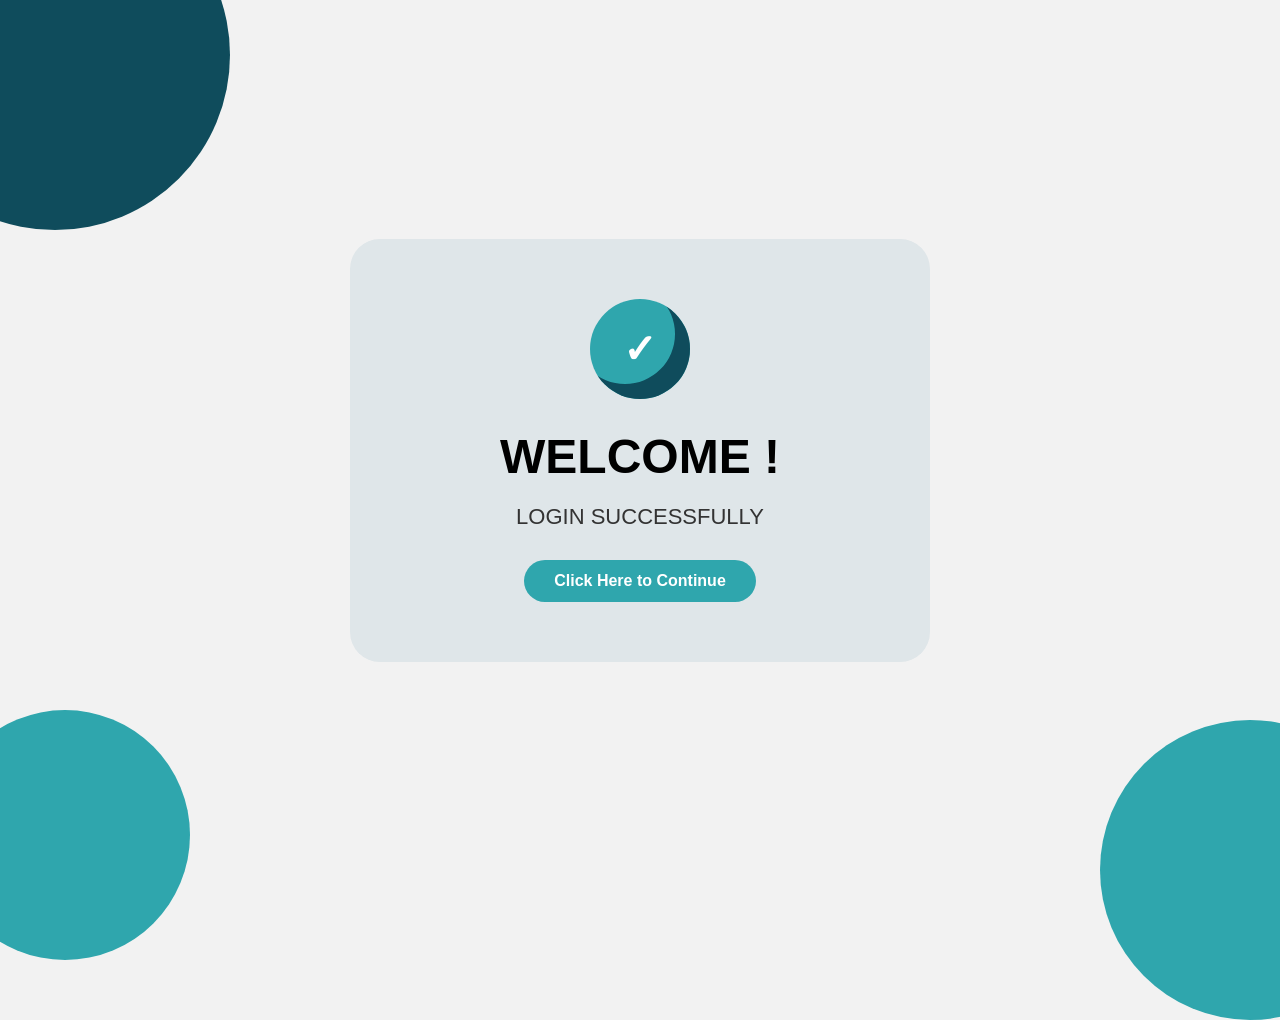
<file: dashboard.html>
<!DOCTYPE html>
<html>
<head>
  <meta name="viewport" content="width=device-width, initial-scale=1" />
  <meta charset="utf-8" />

  <style>
    body {
      margin: 0;
      font-family: Arial, Helvetica, sans-serif;
      background: #f2f2f2;
      overflow: hidden;
    }

    .welcome-page {
      height: 100vh;
      display: flex;
      justify-content: center;
      align-items: center;
      position: relative;
    }

    /* Center Card */
    .card {
      width: 500px;
      background: #dfe6e9;
      padding: 60px 40px;
      border-radius: 30px;
      text-align: center;
      z-index: 10;
    }

    /* Check Circle */
    .check-circle {
      width: 100px;
      height: 100px;
      background: #2fa6ad;
      border-radius: 50%;
      margin: 0 auto 30px auto;
      display: flex;
      align-items: center;
      justify-content: center;
      box-shadow: inset -15px -15px 0px #0f4c5c;
    }

    .check-circle span {
      color: white;
      font-size: 40px;
      font-weight: bold;
    }

    h1 {
      font-size: 48px;
      margin: 0;
      color: black;
    }

    .subtitle {
      margin-top: 20px;
      font-size: 22px;
      color: #333;
    }

    /* Decorative Background Circles */

    .circle {
      position: absolute;
      border-radius: 50%;
    }

    .circle1 {
      width: 350px;
      height: 350px;
      background: #0f4c5c;
      top: -120px;
      left: -120px;
    }

    .circle2 {
      width: 300px;
      height: 300px;
      background: #2fa6ad;
      bottom: -120px;
      right: -120px;
    }

    .circle3 {
      width: 250px;
      height: 250px;
      background: #2fa6ad;
      bottom: -60px;
      left: -60px;
    }

    /* Continue Button */
    .continue-btn {
      display: inline-block;
      margin-top: 30px;
      padding: 12px 30px;
      background: #2fa6ad;
      color: white;
      border: none;
      border-radius: 25px;
      font-size: 16px;
      font-weight: bold;
      text-decoration: none;
      cursor: pointer;
      transition: background 0.3s ease;
    }

    .continue-btn:hover {
      background: #0f4c5c;
    }
  </style>
</head>

<body>
  <div class="welcome-page">

    <!-- Background Circles -->
    <div class="circle circle1"></div>
    <div class="circle circle2"></div>
    <div class="circle circle3"></div>

    <!-- Center Card -->
    <div class="card">
      <div class="check-circle">
        <span>✓</span>
      </div>

      <h1>WELCOME !</h1>
      <div class="subtitle">LOGIN SUCCESSFULLY</div>
      
      <a href="#" class="continue-btn" onclick="goToHome()">Click Here to Continue</a>

    <script>
      // Get username from sessionStorage or localStorage (set by login)
      function goToHome() {
        let username = sessionStorage.getItem('username');
        
        // Fallback to localStorage currentUser
        if (!username) {
          const currentUser = localStorage.getItem('currentUser');
          if (currentUser) {
            const user = JSON.parse(currentUser);
            username = user.fullname;
          }
        }
        
        // Fallback to 'User' if neither exists
        if (!username) {
          username = 'User';
        }
        
        window.location.href = 'home.html?username=' + encodeURIComponent(username);
      }
    </script>
    </div>

  </div>
</body>
</html>
</file>
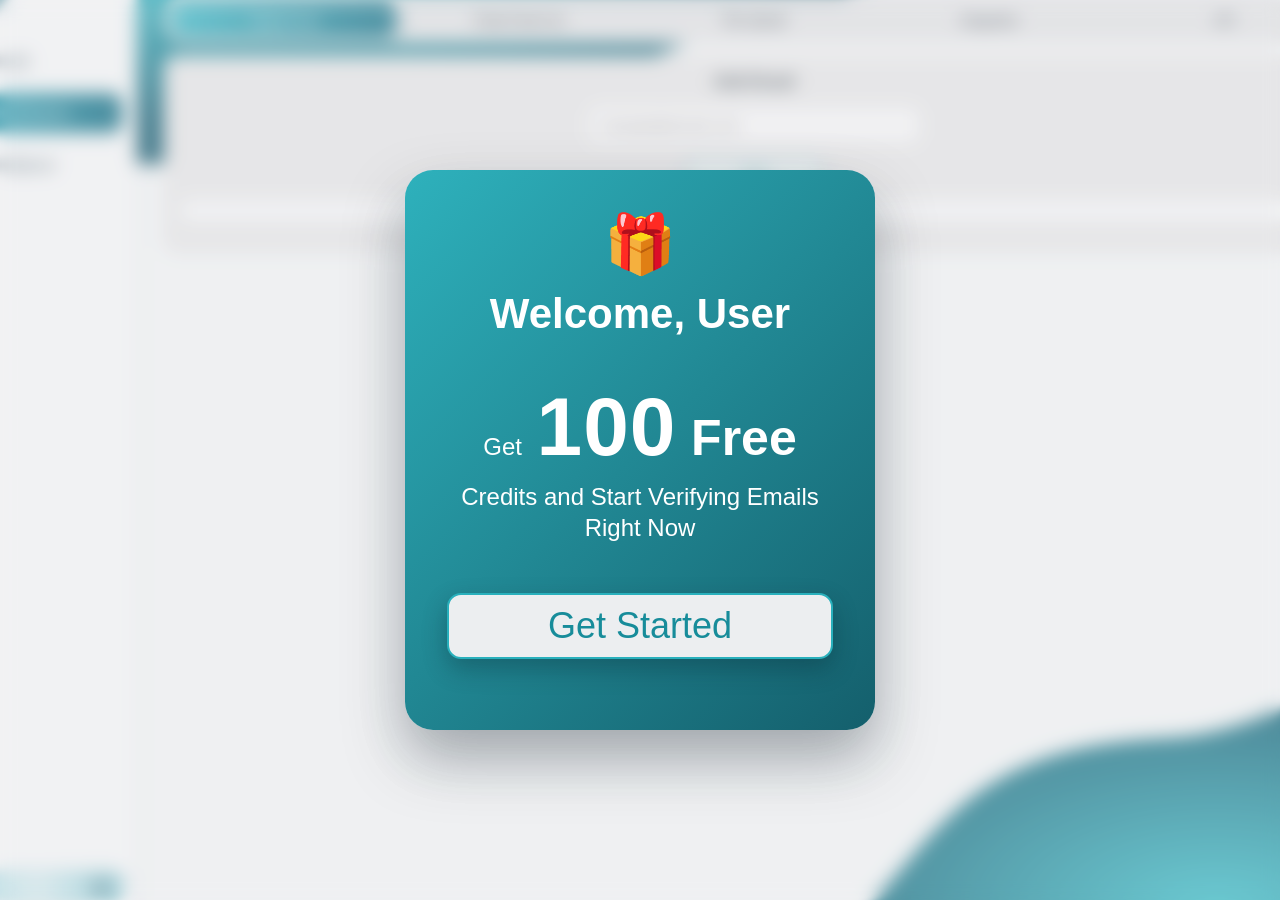
<file: home.html>
<!DOCTYPE html>
<html lang="en">
<head>
<meta charset="UTF-8">
<meta name="viewport" content="width=device-width, initial-scale=1.0">
<title>home</title>

<style>
* {
  margin: 0;
  padding: 0;
  box-sizing: border-box;
  font-family: 'Segoe UI', Arial, sans-serif;
}

body {
  min-height: 100vh;
  background: #d7d8db;
  overflow: hidden;
}

.bg-frame {
  position: fixed;
  inset: 0;
  z-index: 0;
  overflow: hidden;
}

.bg-frame iframe {
  position: absolute;
  inset: -5%;
  width: 110%;
  height: 110%;
  border: 0;
  transform: scale(1.04);
  transform-origin: center center;
  filter: blur(5px);
  pointer-events: none;
}

.overlay {
  position: fixed;
  inset: 0;
  z-index: 2;
  backdrop-filter: blur(8px);
  background: rgba(225, 226, 229, 0.28);
  display: none;
  justify-content: center;
  align-items: center;
}

.popup {
  width: 470px;
  min-height: 560px;
  padding: 40px 42px 38px;
  border-radius: 28px;
  text-align: center;
  background: linear-gradient(135deg, #2eb1bc 0%, #145f6c 100%);
  box-shadow: 0 28px 60px rgba(9, 24, 34, 0.35);
  color: white;
}

.gift {
  font-size: 58px;
  margin-bottom: 12px;
}

.popup h2 {
  font-size: 42px;
  font-weight: 600;
  margin-bottom: 36px;
}

.popup p {
  font-size: 24px;
  line-height: 1.3;
  margin-bottom: 50px;
}

.popup .big-number {
  font-size: 82px;
  font-weight: 700;
  margin: 0 8px;
  letter-spacing: 1px;
}

.popup .free-text {
  font-size: 50px;
  font-weight: 600;
}

.popup button {
  width: 100%;
  background: #eceef0;
  color: #178c9a;
  border: 2px solid #29b0bc;
  padding: 10px 18px;
  font-size: 36px;
  font-weight: 500;
  border-radius: 14px;
  cursor: pointer;
  box-shadow: 0 10px 24px rgba(6, 31, 41, 0.3);
  transition: 0.3s ease;
}

.popup button:hover {
  transform: translateY(-3px);
  box-shadow: 0 16px 30px rgba(6, 31, 41, 0.35);
}

@media (max-width: 900px) {
  .popup {
    width: min(92vw, 470px);
    min-height: auto;
    padding: 30px 24px 28px;
    border-radius: 20px;
  }

  .popup h2 {
    font-size: 32px;
    margin-bottom: 26px;
  }

  .popup p {
    font-size: 22px;
    margin-bottom: 30px;
  }

  .popup .big-number {
    font-size: 62px;
  }

  .popup .free-text {
    font-size: 36px;
  }

  .popup button {
    font-size: 28px;
    border-radius: 12px;
  }
}
</style>

</head>
<body>

<div class="bg-frame">
  <iframe src="/verify/index.html" title="verify background"></iframe>
</div>

<div class="overlay" id="welcomeOverlay">
  <div class="popup">
    <div class="gift">&#127873;</div>

    <h2 id="welcomeText">Welcome, User</h2>

    <p>
      Get
      <span class="big-number">100</span>
      <span class="free-text">Free</span>
      Credits and Start Verifying Emails Right Now
    </p>

    <button id="getStartedBtn" type="button">Get Started</button>

  </div>
</div>

<script>
  const WELCOME_FLAG_PREFIX = 'efy_welcome_shown_v1:';
  const urlParams = new URLSearchParams(window.location.search);

  let username = urlParams.get('username');
  let email = urlParams.get('email');

  if (!username) {
    username = sessionStorage.getItem('username');
  }

  const currentUserRaw = localStorage.getItem('currentUser');
  if (currentUserRaw) {
    try {
      const user = JSON.parse(currentUserRaw);
      if (!username) {
        username = user.fullname;
      }
      if (!email) {
        email = user.email;
      }
    } catch (e) {}
  }

  if (!username) {
    username = 'User';
  }

  document.getElementById('welcomeText').textContent = 'Welcome, ' + username;

  const identityKey = (email || username).toLowerCase();
  const welcomeFlagKey = WELCOME_FLAG_PREFIX + identityKey;

  function getVerifyUrl() {
    const params = new URLSearchParams();
    if (username) {
      params.set('username', username);
    }
    if (email) {
      params.set('email', email);
    }
    const qs = params.toString();
    return '/verify/index.html' + (qs ? ('?' + qs) : '');
  }

  const alreadyShown = localStorage.getItem(welcomeFlagKey) === '1';
  const overlayEl = document.getElementById('welcomeOverlay');
  if (alreadyShown) {
    window.location.replace(getVerifyUrl());
  } else if (overlayEl) {
    overlayEl.style.display = 'flex';
  }

  document.getElementById('getStartedBtn').addEventListener('click', function() {
    localStorage.setItem(welcomeFlagKey, '1');
    window.location.href = getVerifyUrl();
  });
</script>

</body>
</html>
</file>
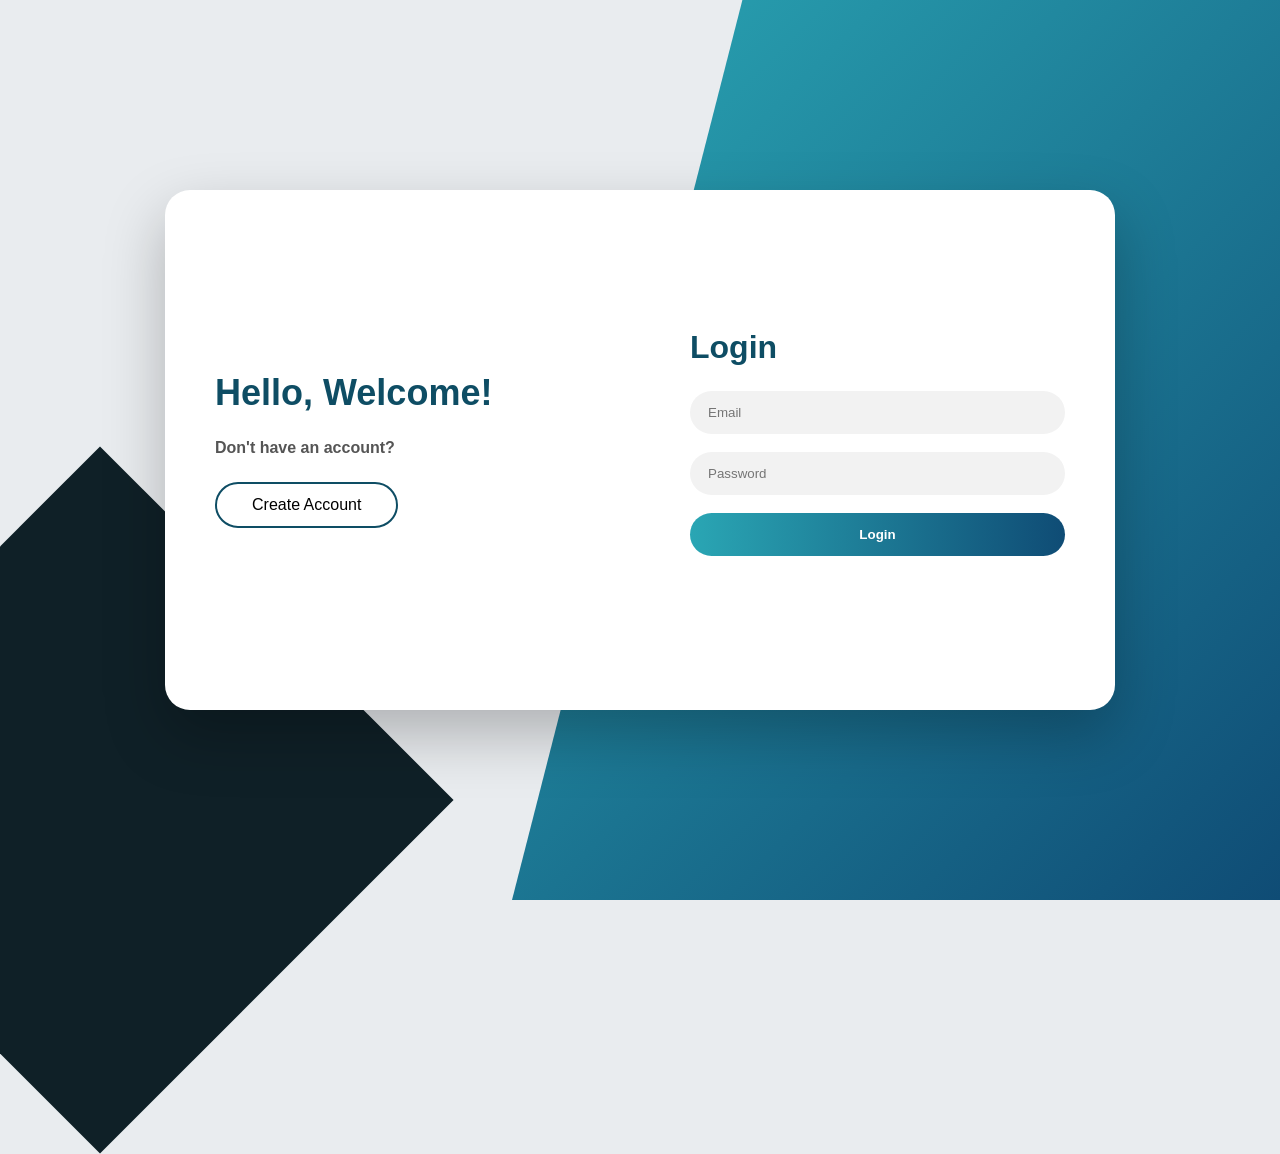
<file: login.html>
<!DOCTYPE html>
<html>
<head>
    <title>Login</title>
    <link rel="stylesheet" href="style.css">
    <meta name="google-signin-client_id" content="YOUR_GOOGLE_CLIENT_ID.apps.googleusercontent.com">
</head>
<body>

<div class="container">

    <div class="left-panel">
        <h1>Hello, Welcome!</h1>
        <p><b>Don't have an account?</b></p>
        <a href="signup.html">
            <button class="switch-btn">Create Account</button>
        </a>
    </div>

    <div class="right-panel">
        <form id="loginForm">
            <h1>Login</h1>
            <div id="message"></div>
            <input type="email" name="email" id="email" placeholder="Email" required>
            <input type="password" name="password" id="password" placeholder="Password" required>
            <button type="submit">Login</button>
            <div class="google-btn-container">
                <div class="g_id_onload"
                     data-context="signin"
                     data-ux_mode="popup"
                     data-callback="handleGoogleSignIn"
                     data-auto_prompt="false">
                </div>
                <div class="g_id_signin"
                     data-type="standard"
                     data-shape="rectangular"
                     data-theme="outline"
                     data-text="signin_with"
                     data-size="large"
                     data-logo_alignment="left">
                </div>
            </div>
        </form>
    </div>

</div>

<script src="https://accounts.google.com/gsi/client" async defer></script>
<script>
    document.getElementById('loginForm').addEventListener('submit', async function(e) {
        e.preventDefault();
        
        const email = document.getElementById('email').value.trim().toLowerCase();
        const password = document.getElementById('password').value.trim();
        const messageDiv = document.getElementById('message');
        
        if (!email || !password) {
            messageDiv.innerHTML = '<p class="error">All fields are required</p>';
            return;
        }

        try {
            const response = await fetch('/login', {
                method: 'POST',
                headers: {
                    'Content-Type': 'application/json'
                },
                body: JSON.stringify({
                    email: email,
                    password: password
                })
            });

            const data = await response.json();

            if (!response.ok || !data.success) {
                messageDiv.innerHTML = `<p class="error">${data.message || 'Login failed'}</p>`;
                return;
            }

            localStorage.setItem('currentUser', JSON.stringify({
                fullname: data.fullname,
                email: email,
                credits: typeof data.credits === 'number' ? data.credits : 100
            }));
            sessionStorage.setItem('username', data.fullname);
            
            messageDiv.innerHTML = '<p class="success">Login successful! Redirecting...</p>';
            setTimeout(function() {
                window.location.href = 'dashboard.html';
            }, 1200);
        } catch (error) {
            messageDiv.innerHTML = '<p class="error">Cannot connect to server. Run: python app.py</p>';
        }
    });

    // Google Sign-In callback
    function handleGoogleSignIn(response) {
        const messageDiv = document.getElementById('message');
        
        // Decode the JWT token to get user info
        const payload = JSON.parse(atob(response.credential.split('.')[1]));
        
        const googleEmail = 'google_' + payload.email;
        const fullName = payload.name;
        
        // Store current user
        localStorage.setItem('currentUser', JSON.stringify({
            fullname: fullName,
            email: payload.email
        }));
        sessionStorage.setItem('username', fullName);
        
        messageDiv.innerHTML = '<p class="success">Google login successful! Redirecting...</p>';
        
        // Redirect to dashboard
        setTimeout(function() {
            window.location.href = 'dashboard.html';
        }, 1500);
    }
</script>

</body>
</html>
</file>
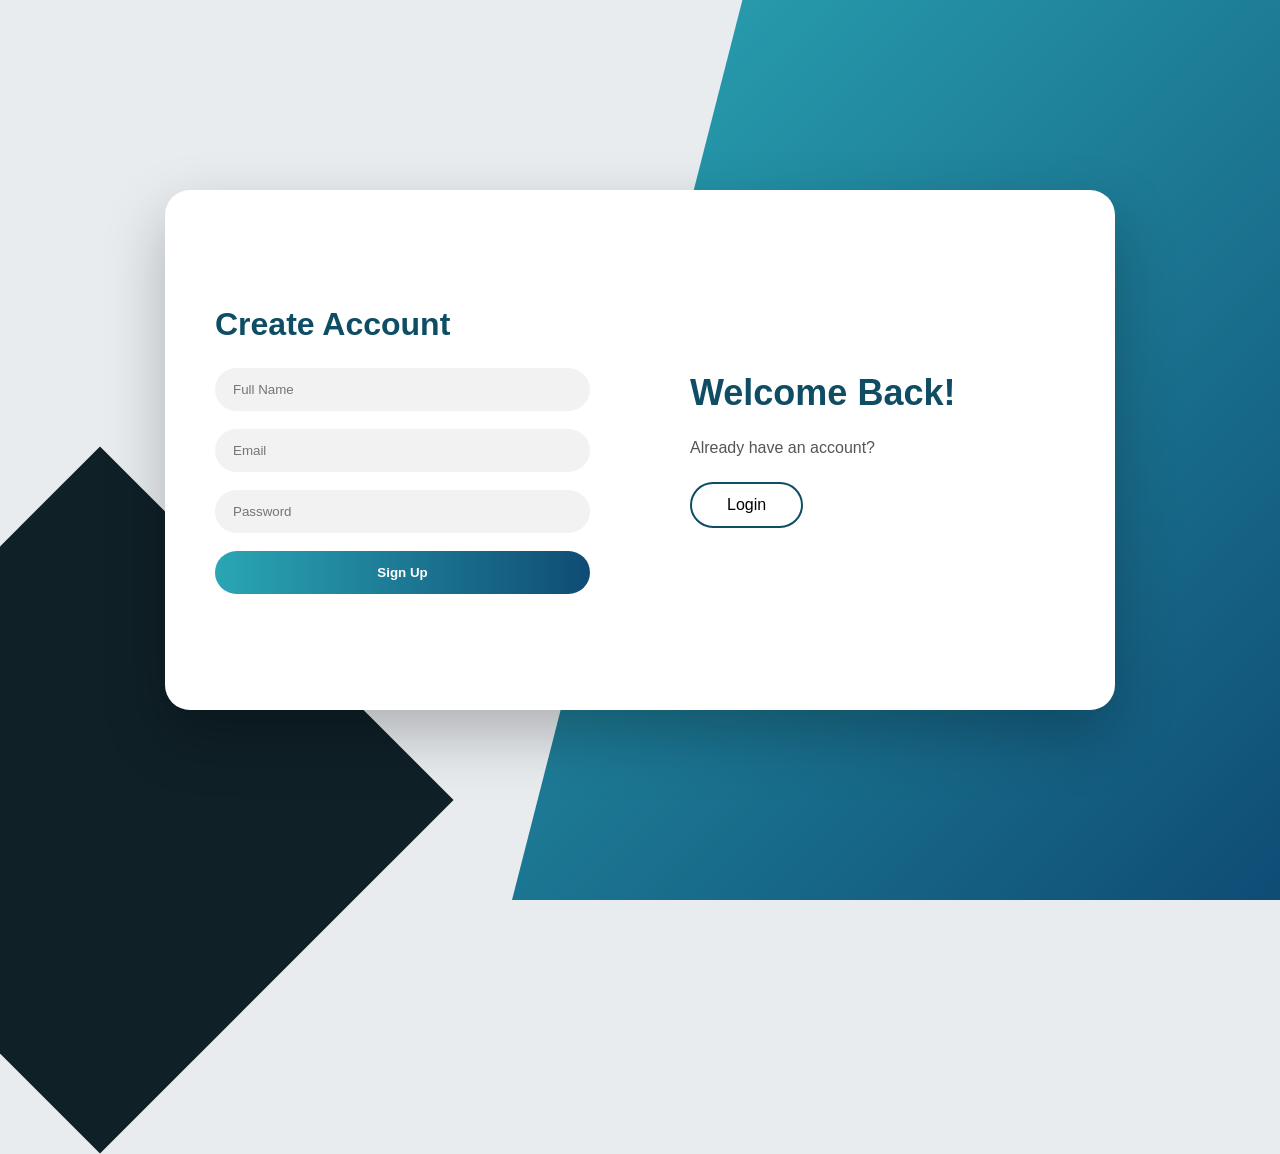
<file: signup.html>
<!DOCTYPE html>
<html>
<head>
    <title>Sign Up</title>
    <link rel="stylesheet" href="style.css">
</head>
<body>

<div class="container">

    <div class="right-panel">
        <form id="signupForm">
            <h1>Create Account</h1>
            <div id="message"></div>
            <input type="text" name="fullname" id="fullname" placeholder="Full Name" required>
            <input type="email" name="email" id="email" placeholder="Email" required>
            <input type="password" name="password" id="password" placeholder="Password" required>
            <button type="submit">Sign Up</button>
        </form>
    </div>

    <div class="left-panel">
        <h1>Welcome Back!</h1>
        <p>Already have an account?</p>
        <a href="login.html">
            <button class="switch-btn">Login</button>
        </a>
    </div>

</div>

<script>
    document.getElementById('signupForm').addEventListener('submit', async function(e) {
        e.preventDefault();
        
        const fullname = document.getElementById('fullname').value.trim();
        const email = document.getElementById('email').value.trim().toLowerCase();
        const password = document.getElementById('password').value.trim();
        const messageDiv = document.getElementById('message');
        
        // Validation
        if (!fullname || !email || !password) {
            messageDiv.innerHTML = '<p class="error">All fields are required</p>';
            return;
        }
        
        if (password.length < 6) {
            messageDiv.innerHTML = '<p class="error">Password must be at least 6 characters</p>';
            return;
        }

        try {
            const response = await fetch('/signup', {
                method: 'POST',
                headers: {
                    'Content-Type': 'application/json'
                },
                body: JSON.stringify({
                    fullname: fullname,
                    email: email,
                    password: password
                })
            });

            const data = await response.json();

            if (!response.ok || !data.success) {
                messageDiv.innerHTML = `<p class="error">${data.message || 'Signup failed'}</p>`;
                return;
            }

            messageDiv.innerHTML = '<p class="success">Account created! Redirecting to login...</p>';
            setTimeout(function() {
                window.location.href = 'login.html';
            }, 1200);
        } catch (error) {
            messageDiv.innerHTML = '<p class="error">Cannot connect to server. Run: python app.py</p>';
        }
    });
</script>

</body>
</html>
</file>
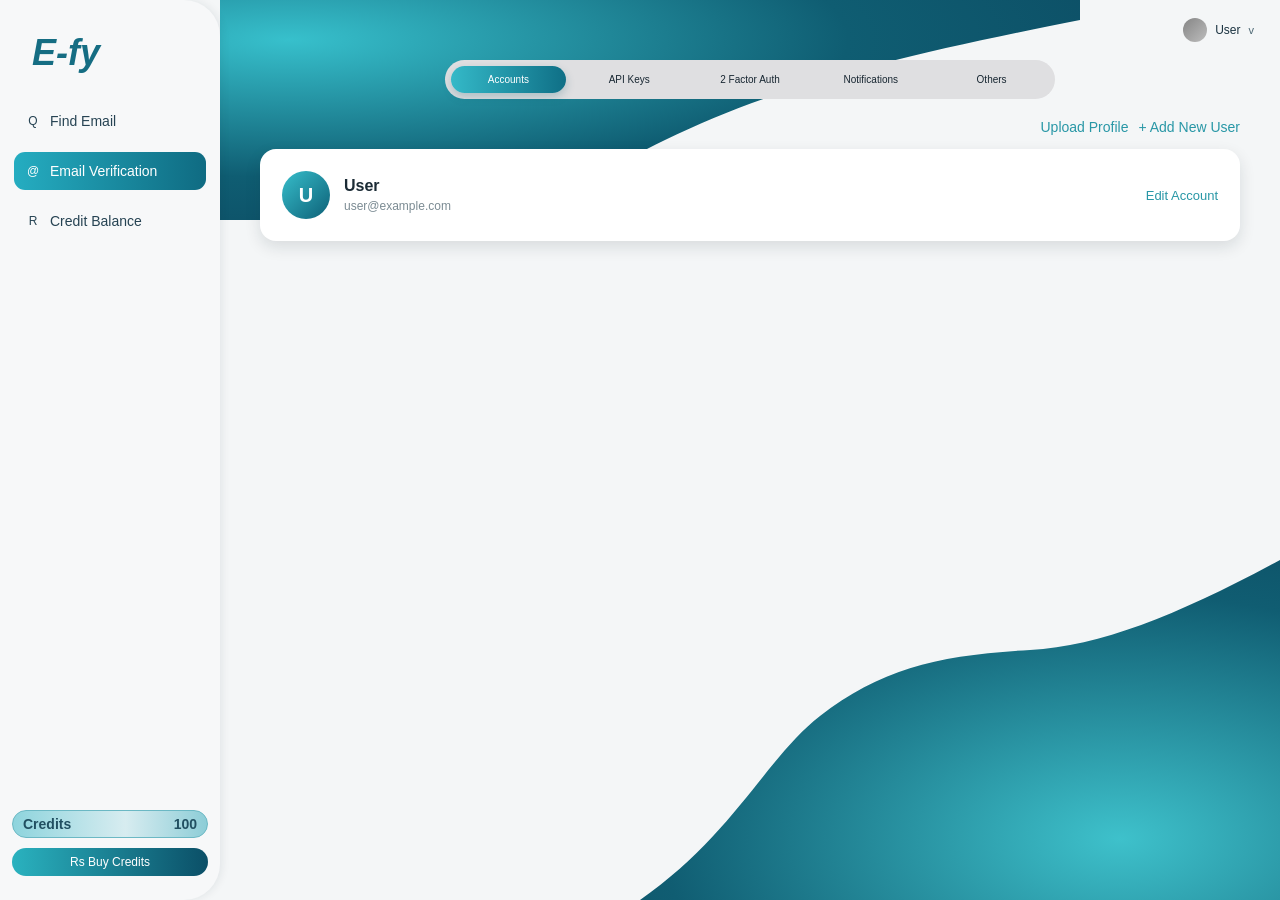
<file: verify/profile.html>
<!DOCTYPE html>
<html lang="en">
<head>
<meta charset="UTF-8">
<meta http-equiv="refresh" content="0; url=/verify/user.html">
<title>Redirecting</title>
<script>
const query = window.location.search || '';
window.location.replace('/verify/user.html' + query);
</script>
</head>
<body></body>
</html>
</file>
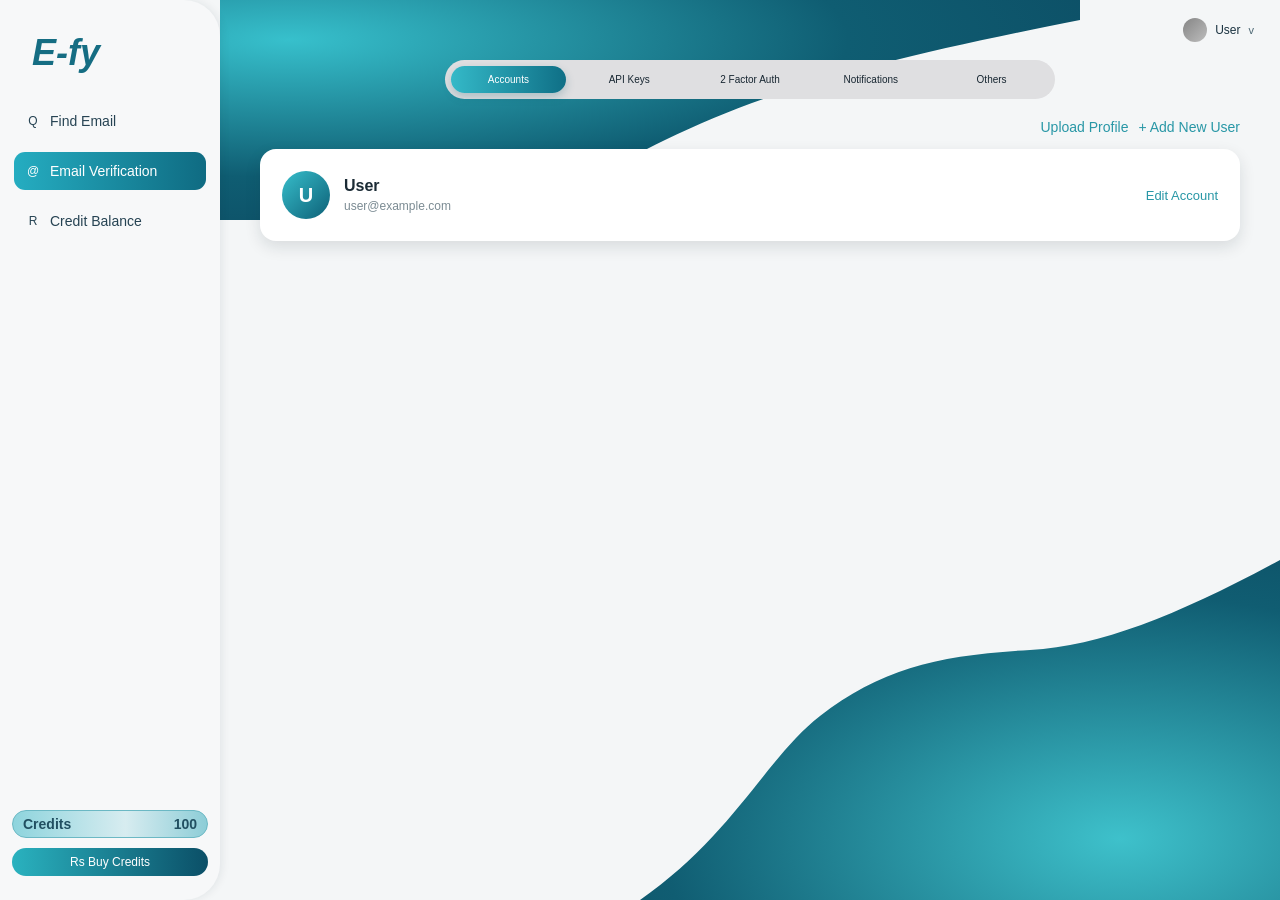
<file: verify/user.html>
<!DOCTYPE html>
<html lang="en">
<head>
<meta charset="UTF-8">
<meta name="viewport" content="width=device-width, initial-scale=1.0">
<title>E-fy User</title>
<link rel="stylesheet" href="/shared/sidebar.css">

<style>
*{margin:0;padding:0;box-sizing:border-box;font-family:'Segoe UI',sans-serif;}
body{background:#e8eaec;width:100vw;min-height:100vh;overflow-x:hidden;}
.app-shell{width:100vw;min-height:100vh;background:#f4f6f7;position:relative;overflow:hidden;}
.bg-top{position:absolute;left:220px;top:0;width:860px;height:220px;background:radial-gradient(125% 120% at 8% 18%,#37c0cc 0%,#0f5d72 52%,#0b455d 100%);clip-path:path('M 0 0 L 860 0 L 860 20 C 680 56, 560 84, 445 140 C 372 176, 295 218, 200 220 L 0 220 Z');}
.bg-bottom{position:absolute;right:0;bottom:0;width:640px;height:340px;background:radial-gradient(130% 130% at 75% 82%,#3ec1cb 0%,#105d72 55%,#0a4157 100%);clip-path:path('M 0 340 L 640 340 L 640 0 C 540 54, 462 86, 390 90 C 300 95, 242 108, 180 156 C 126 198, 94 274, 0 340 Z');}
.main{position:absolute;left:220px;right:0;top:0;min-height:100vh;padding:18px 26px 34px;z-index:2;}
.topbar{display:flex;justify-content:flex-end;align-items:center;position:relative;margin-bottom:18px;}
.user-chip{display:flex;align-items:center;gap:8px;color:#1b3341;font-size:12px;cursor:pointer;user-select:none;}
.caret{font-size:11px;color:#4d6874;}
.avatar,.settings-avatar{border-radius:50%;background:linear-gradient(135deg,#858585,#bdbdbd);background-size:cover;background-position:center;}
.avatar{width:24px;height:24px;}
.settings-avatar{width:48px;height:48px;flex:0 0 auto;}
.settings-avatar.initials{display:flex;align-items:center;justify-content:center;color:#fff;font-weight:700;font-size:20px;background:linear-gradient(135deg,#37becb,#0d6077);}
.user-menu{position:absolute;right:0;top:30px;min-width:170px;background:#fff;border:1px solid #d5dde2;border-radius:10px;box-shadow:0 8px 18px rgba(6,35,45,0.16);padding:6px;display:none;z-index:20;}
.user-menu.open{display:block;}
.user-menu button{width:100%;border:none;background:#fff;color:#173241;text-align:left;padding:9px 10px;border-radius:7px;font-size:12px;cursor:pointer;}
.user-menu button:hover{background:#eef5f7;}
.settings-page{position:relative;z-index:1;max-width:980px;margin:0 auto;}
.settings-tabs{width:min(610px,100%);margin:0 auto 20px;}
.settings-tablist{display:flex;gap:6px;background:#dfdfe1;padding:6px;border-radius:24px;}
.settings-tab{flex:1;border:none;background:transparent;border-radius:20px;padding:8px 6px;font-size:10px;color:#172631;cursor:pointer;}
.settings-tab.active{background:linear-gradient(90deg,#34b9c8,#0f6f86);color:#fff;box-shadow:0 4px 10px rgba(11,88,105,0.24);}
.settings-toolbar{display:flex;justify-content:flex-end;gap:10px;margin-bottom:14px;flex-wrap:wrap;}
.settings-link-btn{border:none;background:transparent;color:#2897a6;font-size:14px;cursor:pointer;}
.settings-solid-btn{border:none;background:linear-gradient(90deg,#2eb9c8,#0a5169);color:#fff;padding:10px 18px;border-radius:999px;font-size:12px;cursor:pointer;box-shadow:0 8px 16px rgba(10,81,105,0.22);}
.settings-section{display:none;}
.settings-section.active{display:block;}
.settings-card{background:#fff;border-radius:16px;padding:22px;box-shadow:0 6px 16px rgba(15,30,38,0.12);margin-bottom:16px;}
.account-card,.api-key-card{display:flex;align-items:center;justify-content:space-between;gap:16px;}
.account-card-main{display:flex;align-items:center;gap:14px;}
.account-card h3{font-size:16px;color:#1b2b35;margin-bottom:4px;}
.muted{color:#7b8b93;font-size:12px;}
.settings-inline-action{border:none;background:transparent;color:#2897a6;font-size:13px;cursor:pointer;}
.settings-heading{font-size:18px;color:#1d8ea0;font-weight:700;text-align:right;margin:8px 0 14px;}
.api-key-meta{display:flex;flex-direction:column;gap:8px;}
.api-key-actions{display:flex;gap:12px;font-size:13px;}
.api-copy-btn{border:none;min-width:52px;height:40px;padding:0 12px;border-radius:10px;background:linear-gradient(90deg,#31b9c8,#0d5d74);color:#fff;cursor:pointer;font-size:12px;}
.restriction-row,.notification-row,.timezone-row{display:grid;gap:10px;}
.restriction-row{grid-template-columns:1fr auto;align-items:end;}
.toggle-row{display:flex;align-items:center;justify-content:space-between;gap:12px;padding:8px 0;}
.toggle{width:30px;height:18px;border-radius:999px;background:#d7dde1;position:relative;}
.toggle.on{background:#49c0c9;}
.toggle::after{content:'';position:absolute;top:3px;left:3px;width:12px;height:12px;border-radius:50%;background:#fff;}
.toggle.on::after{left:15px;}
.auth-layout{display:grid;grid-template-columns:1.2fr 1fr auto 1fr;gap:16px;align-items:start;}
.qr-box,.code-box{border:1px solid #d6dde2;border-radius:10px;background:#fafafa;min-height:108px;}
.qr-box{display:grid;place-items:center;background:linear-gradient(90deg,#000 10px,transparent 10px) 0 0/20px 20px,linear-gradient(#000 10px,transparent 10px) 0 0/20px 20px,#fff;}
.code-box{display:grid;place-items:center;color:#75848d;font-size:13px;letter-spacing:1px;}
.section-footer{display:flex;justify-content:flex-end;margin-top:10px;}
.others-panel{max-width:430px;margin:0 auto;}
.timezone-hero{display:flex;align-items:flex-start;justify-content:flex-start;gap:10px;margin:2px 0 10px;}
.timezone-hero-icon{width:26px;height:26px;border:2px solid #29a7b6;border-radius:50%;position:relative;flex:0 0 auto;margin-top:1px;}
.timezone-hero-icon::before{content:'';position:absolute;left:11px;top:4px;width:2px;height:8px;background:#29a7b6;border-radius:999px;}
.timezone-hero-icon::after{content:'';position:absolute;left:11px;top:11px;width:6px;height:2px;background:#29a7b6;border-radius:999px;}
.timezone-hero-copy h3{color:#1ca0b1;font-size:16px;line-height:1.1;font-weight:700;margin-bottom:2px;}
.timezone-hero-copy p{color:#4c6470;font-size:10px;}
.timezone-card{background:#fff;border-radius:14px;padding:14px 16px 42px;box-shadow:0 8px 18px rgba(15,30,38,0.10);position:relative;min-height:110px;}
.timezone-datetime{font-size:14px;color:#2b9daf;font-weight:600;margin-bottom:6px;}
.timezone-label{font-size:11px;color:#27343c;margin-bottom:6px;}
.timezone-select{width:106px;height:22px;padding:2px 22px 2px 8px;border:none;border-radius:3px;background:#efefef;color:#8a939a;font-size:10px;appearance:none;background-image:linear-gradient(45deg,transparent 50%,#8f98a0 50%),linear-gradient(135deg,#8f98a0 50%,transparent 50%);background-position:calc(100% - 13px) 9px,calc(100% - 9px) 9px;background-size:4px 4px,4px 4px;background-repeat:no-repeat;}
.timezone-card .section-footer{position:absolute;right:16px;bottom:12px;margin-top:0;}
.timezone-card .settings-solid-btn{width:100px;padding:6px 14px;font-size:9px;line-height:1;box-shadow:none;}
.subuser-modal{position:fixed;inset:0;background:rgba(14,32,40,0.34);backdrop-filter:blur(6px);display:none;align-items:center;justify-content:center;z-index:50;padding:20px;}
.subuser-modal.open{display:flex;}
.subuser-dialog{width:min(384px,calc(100% - 32px));background:#f6f6f6;border-radius:14px;padding:22px 22px 16px;box-shadow:0 24px 44px rgba(6,35,45,0.22);position:relative;}
.subuser-close{position:absolute;top:10px;right:12px;border:none;background:transparent;font-size:16px;line-height:1;cursor:pointer;color:#4d4d4d;}
.subuser-dialog h3{text-align:center;color:#2a9cab;font-size:17px;margin-bottom:14px;font-weight:700;}
.subuser-form{display:grid;gap:9px;}
.subuser-field-label{display:block;margin-bottom:4px;color:#1f2d35;font-size:10px;font-weight:600;}
.subuser-form input[type="text"],.subuser-form input[type="email"]{width:100%;background:#fff;border:1px solid #9cd1d7;border-radius:3px;padding:9px 10px;font-size:11px;}
.subuser-form input[type="text"]::placeholder,.subuser-form input[type="email"]::placeholder{color:#a0aab0;}
.subuser-form input[type="radio"]{accent-color:#2a9cab;}
.radio-row{display:flex;gap:16px;font-size:10px;color:#30444f;align-items:center;}
.radio-row label{display:flex;align-items:center;gap:6px;}
.subuser-submit-btn{width:100%;border:none;background:linear-gradient(90deg,#2daec0,#094f67);color:#fff;padding:9px 16px;border-radius:999px;font-size:13px;cursor:pointer;margin-top:2px;}
@media (max-width:900px){
  .main{left:0;padding:18px 16px 28px;}
  .bg-top,.bg-bottom{left:0;width:100%;}
  .settings-tablist{flex-wrap:wrap;}
  .auth-layout,.restriction-row{grid-template-columns:1fr;}
  .account-card,.api-key-card{flex-direction:column;align-items:flex-start;}
  .timezone-hero{justify-content:flex-start;}
  .timezone-hero-copy h3{font-size:15px;}
  .timezone-datetime{font-size:13px;}
}
</style>
</head>
<body>
<div class="app-shell">
  <div class="bg-top"></div>
  <div class="bg-bottom"></div>
  <div id="sidebarMount"></div>
  <main class="main">
    <div class="topbar">
      <div class="user-chip" id="userChip">
        <div class="avatar" id="topAvatar"></div>
        <span id="loggedInUser">User</span>
        <span class="caret">v</span>
      </div>
      <div class="user-menu" id="userMenu">
        <button id="uploadProfileBtn" type="button">Update Profile</button>
        <button id="backToVerifyBtn" type="button">Verify</button>
        <button id="logoutBtn" type="button">Logout</button>
      </div>
      <input type="file" id="profileInput" accept="image/*" hidden>
    </div>
    <section class="settings-page">
      <div class="settings-tabs">
        <div class="settings-tablist">
          <button class="settings-tab active" type="button" data-settings-tab="accounts">Accounts</button>
          <button class="settings-tab" type="button" data-settings-tab="apiKeys">API Keys</button>
          <button class="settings-tab" type="button" data-settings-tab="twoFactor">2 Factor Auth</button>
          <button class="settings-tab" type="button" data-settings-tab="notifications">Notifications</button>
          <button class="settings-tab" type="button" data-settings-tab="others">Others</button>
        </div>
      </div>
      <div class="settings-toolbar">
        <button class="settings-link-btn" id="pageUploadBtn" type="button">Upload Profile</button>
        <button class="settings-link-btn" id="addSubuserBtn" type="button">+ Add New User</button>
      </div>
      <section class="settings-section active" id="settings-accounts">
        <div class="settings-card account-card">
          <div class="account-card-main">
            <div class="settings-avatar" id="settingsMainAvatar"></div>
            <div>
              <h3 id="settingsAccountName">User</h3>
              <div class="muted" id="settingsAccountEmail">user@example.com</div>
            </div>
          </div>
          <button class="settings-inline-action" type="button">Edit Account</button>
        </div>
        <div id="subuserList"></div>
      </section>
      <section class="settings-section" id="settings-apiKeys">
        <div class="settings-heading">Your API Key</div>
        <div class="settings-card api-key-card"><div class="api-key-meta"><div>8D********************AGO</div><div class="api-key-actions"><button class="settings-inline-action" type="button">Edit</button><button class="settings-inline-action" type="button" style="color:#d65d74;">Delete</button></div></div><button class="api-copy-btn" type="button">Copy</button></div>
        <div class="settings-card api-key-card"><div class="api-key-meta"><div>2S********************hfQ</div><div class="api-key-actions"><button class="settings-inline-action" type="button">Edit</button><button class="settings-inline-action" type="button" style="color:#d65d74;">Delete</button></div></div><button class="api-copy-btn" type="button">Copy</button></div>
        <div class="settings-card api-key-card"><div class="api-key-meta"><div>6E********************rUR</div><div class="api-key-actions"><button class="settings-inline-action" type="button">Edit</button><button class="settings-inline-action" type="button" style="color:#d65d74;">Delete</button></div></div><button class="api-copy-btn" type="button">Copy</button></div>
        <div class="settings-card">
          <h3 style="margin-bottom:14px;">API Restrictions</h3>
          <div class="muted" style="margin-bottom:8px;">Restriction Type:</div>
          <div class="restriction-row">
            <input type="text" placeholder="Add IP Address">
            <button class="settings-solid-btn" type="button">Add New IP Address</button>
          </div>
        </div>
        <div class="section-footer"><button class="settings-solid-btn" type="button">Save Changes</button></div>
      </section>
      <section class="settings-section" id="settings-twoFactor">
        <div class="settings-card">
          <div class="toggle-row" style="padding-top:0;"><div><h3 style="margin-bottom:4px;">Google two factor authentication</h3><div class="muted">Higher security level</div></div><div class="toggle on"></div></div>
          <div class="auth-layout" style="margin-top:18px;">
            <div><h3 style="font-size:14px;margin-bottom:8px;">1. Install Google authentication</h3><div class="muted">Use Google Authenticator or a compatible app.</div></div>
            <div><h3 style="font-size:14px;margin-bottom:8px;">2. Scan the QR code</h3><div class="qr-box"></div></div>
            <div style="align-self:center;color:#7d8a92;">OR</div>
            <div><div class="muted" style="margin-bottom:8px;">Enter this code in your authentication app</div><div class="code-box">LGJRYPJZUQ83</div></div>
          </div>
        </div>
      </section>
      <section class="settings-section" id="settings-notifications">
        <div class="settings-heading">Notification</div>
        <div class="settings-card">
          <div class="notification-row">
            <div><div style="margin-bottom:6px;">Webhook Notifications</div><input type="text" placeholder="https://mydomain.com/webhook"></div>
            <div class="toggle-row"><span>No Credit Notification with Webhook</span><div class="toggle on"></div></div>
            <div class="toggle-row"><span>Low Credit Notification with Webhook</span><div class="toggle on"></div></div>
            <div><div style="margin-bottom:6px;">Amount of low credit when notification send</div><input type="text" placeholder="Add Amount"></div>
            <div class="toggle-row"><span>File Ready Notification with Webhook</span><div class="toggle on"></div></div>
            <div class="toggle-row"><span>File Delete Notification with Webhook</span><div class="toggle on"></div></div>
          </div>
        </div>
      </section>
      <section class="settings-section" id="settings-others">
        <div class="others-panel">
          <div class="timezone-hero">
            <div class="timezone-hero-icon"></div>
            <div class="timezone-hero-copy">
              <h3>Time Zone Setting</h3>
              <p>Based On Your Setting Current Time Is: <span id="timezoneNow"></span></p>
            </div>
          </div>
          <div class="timezone-card">
            <div class="timezone-datetime" id="timezoneDateTime"></div>
            <div class="timezone-label">Your Time-zone:</div>
            <select class="timezone-select">
              <option>Time Zone</option>
              <option>Asia/Kolkata</option>
              <option>UTC</option>
              <option>America/New_York</option>
            </select>
            <div class="section-footer"><button class="settings-solid-btn" type="button">Save Changes</button></div>
          </div>
        </div>
      </section>
    </section>
  </main>
</div>
<div class="subuser-modal" id="subuserModal">
  <div class="subuser-dialog">
    <button class="subuser-close" id="closeSubuserModalBtn" type="button">&times;</button>
    <h3>Add Subuser</h3>
    <div class="subuser-form">
      <div><label class="subuser-field-label" for="subuserFirstName">First Name:</label><input type="text" id="subuserFirstName" placeholder=""></div>
      <div><label class="subuser-field-label" for="subuserLastName">Last Name:</label><input type="text" id="subuserLastName" placeholder=""></div>
      <div><label class="subuser-field-label" for="subuserEmailInput">Email:</label><input type="email" id="subuserEmailInput" placeholder=""></div>
      <div><label class="subuser-field-label">Account Type:</label><div class="radio-row"><label><input type="radio" name="subuserType" value="isolated" checked> Isolated</label><label><input type="radio" name="subuserType" value="shared"> Shared</label></div></div>
      <button class="subuser-submit-btn" id="createSubuserBtn" type="button">Add New user</button>
    </div>
  </div>
</div>
<script src="/shared/sidebar.js"></script>
<script>
let loggedInEmail = '';
let availableCredits = 100;
let settingsTab = 'accounts';
const SUBUSER_STORAGE_KEY = 'efy_subusers_v1';
function getUserParams(){const params=new URLSearchParams();params.set('username',document.getElementById('loggedInUser').textContent||sessionStorage.getItem('username')||'User');params.set('email',loggedInEmail||'');return params;}
function mountPageSidebar(){if(typeof mountSharedSidebar!=='function'){return;}mountSharedSidebar({mountId:'sidebarMount',active:'email_verification',credits:availableCredits,getParams:getUserParams,onBuyCredits:function(){window.location.href='/billing/index.html?'+getUserParams().toString();}});}
function setCreditsDisplay(value){availableCredits=Math.max(0,Number(value)||0);if(typeof updateSharedSidebarCredits==='function'){updateSharedSidebarCredits(availableCredits);}}
function getInitials(name){const parts=String(name||'').trim().split(/\s+/).filter(Boolean);if(parts.length===0){return 'U';}return parts.slice(0,2).map(part=>part.charAt(0).toUpperCase()).join('');}
function applyProfileImage(imageUrl){const finalUrl=imageUrl?(imageUrl+'?t='+Date.now()):'';document.querySelectorAll('#topAvatar, #settingsMainAvatar').forEach(function(el){if(finalUrl){el.style.backgroundImage='url('+finalUrl+')';el.style.backgroundColor='transparent';el.textContent='';el.classList.remove('initials');}else{el.style.backgroundImage='';}});}
function updateProfileSummary(){const displayName=document.getElementById('loggedInUser').textContent||'User';document.getElementById('settingsAccountName').textContent=displayName;document.getElementById('settingsAccountEmail').textContent=loggedInEmail||'user@example.com';const mainAvatar=document.getElementById('settingsMainAvatar');if(mainAvatar&&!mainAvatar.style.backgroundImage){mainAvatar.classList.add('initials');mainAvatar.textContent=getInitials(displayName);}}
function refreshTimezoneDisplay(){const now=new Date();const formatted=now.getFullYear()+'-'+String(now.getMonth()+1).padStart(2,'0')+'-'+String(now.getDate()).padStart(2,'0')+' '+String(now.getHours()).padStart(2,'0')+':'+String(now.getMinutes()).padStart(2,'0')+':'+String(now.getSeconds()).padStart(2,'0');const timezoneLine=formatted+' ('+Intl.DateTimeFormat().resolvedOptions().timeZone+')';document.getElementById('timezoneDateTime').textContent=timezoneLine;document.getElementById('timezoneNow').textContent=timezoneLine;}
function switchSettingsTab(tabId){settingsTab=tabId;document.querySelectorAll('.settings-tab').forEach(function(tab){tab.classList.toggle('active',tab.dataset.settingsTab===tabId);});document.querySelectorAll('.settings-section').forEach(function(section){section.classList.toggle('active',section.id==='settings-'+tabId);});}
function setLoggedInUser(){const urlParams=new URLSearchParams(window.location.search);let username=urlParams.get('username');let email=urlParams.get('email');if(!username){username=sessionStorage.getItem('username');}const currentUser=localStorage.getItem('currentUser');if(currentUser){try{const parsedUser=JSON.parse(currentUser);if(!username){username=parsedUser.fullname;}if(!email){email=parsedUser.email;}if(typeof parsedUser.credits!=='undefined'){setCreditsDisplay(parsedUser.credits);}}catch(e){}}document.getElementById('loggedInUser').textContent=username||'User';loggedInEmail=(email||'').toLowerCase();updateProfileSummary();}
async function fetchCredits(){if(!loggedInEmail){return;}try{const response=await fetch('/credits?email='+encodeURIComponent(loggedInEmail));const data=await response.json();if(response.ok&&data.success){setCreditsDisplay(data.credits);}}catch(e){}}
async function loadProfile(){if(!loggedInEmail){return;}try{const response=await fetch('/profile?email='+encodeURIComponent(loggedInEmail));const data=await response.json();if(!response.ok||!data.success){return;}if(data.fullname){document.getElementById('loggedInUser').textContent=data.fullname;sessionStorage.setItem('username',data.fullname);}if(typeof data.credits!=='undefined'){setCreditsDisplay(data.credits);}if(data.profile_image_url){applyProfileImage(data.profile_image_url);}updateProfileSummary();}catch(e){}}
function getSubuserStorageKey(){return SUBUSER_STORAGE_KEY+':'+(loggedInEmail||'guest').toLowerCase();}
function loadSavedSubusers(){try{const raw=localStorage.getItem(getSubuserStorageKey())||'[]';const parsed=JSON.parse(raw);return Array.isArray(parsed)?parsed:[];}catch(e){return [];}}
function saveSubusers(items){try{localStorage.setItem(getSubuserStorageKey(),JSON.stringify(items));}catch(e){}}
function openSubuserModal(){document.getElementById('subuserModal').classList.add('open');}
function closeSubuserModal(){document.getElementById('subuserModal').classList.remove('open');}
function appendSubuserCard(fullName,email){const subuserList=document.getElementById('subuserList');if(!subuserList){return;}const card=document.createElement('div');card.className='settings-card account-card';card.innerHTML='<div class="account-card-main"><div class="settings-avatar initials"></div><div><h3></h3><div class="muted"></div></div></div><button class="settings-inline-action" type="button">Edit Account</button>';card.querySelector('.settings-avatar').textContent=getInitials(fullName);card.querySelector('h3').textContent=fullName;card.querySelector('.muted').textContent=email;subuserList.appendChild(card);}
function renderSavedSubusers(){const subuserList=document.getElementById('subuserList');if(!subuserList){return;}subuserList.innerHTML='';loadSavedSubusers().forEach(function(item){appendSubuserCard(item.fullName,item.email);});}
function createSubuserPreview(){const firstName=document.getElementById('subuserFirstName').value.trim();const lastName=document.getElementById('subuserLastName').value.trim();const email=document.getElementById('subuserEmailInput').value.trim();const fullName=(firstName+' '+lastName).trim()||firstName;if(!firstName||!email){alert('Enter first name and email for the subuser.');return;}const savedSubusers=loadSavedSubusers();savedSubusers.push({fullName:fullName,email:email});saveSubusers(savedSubusers);appendSubuserCard(fullName,email);document.getElementById('subuserFirstName').value='';document.getElementById('subuserLastName').value='';document.getElementById('subuserEmailInput').value='';document.querySelectorAll('input[name=\"subuserType\"]').forEach(function(input,index){input.checked=index===0;});closeSubuserModal();}
function setupUserMenu(){const userChip=document.getElementById('userChip');const userMenu=document.getElementById('userMenu');const uploadBtn=document.getElementById('uploadProfileBtn');const pageUploadBtn=document.getElementById('pageUploadBtn');const logoutBtn=document.getElementById('logoutBtn');const backToVerifyBtn=document.getElementById('backToVerifyBtn');const profileInput=document.getElementById('profileInput');userChip.addEventListener('click',function(event){event.stopPropagation();userMenu.classList.toggle('open');});document.addEventListener('click',function(event){if(!userMenu.contains(event.target)&&!userChip.contains(event.target)){userMenu.classList.remove('open');}});function triggerProfileUpload(){if(!loggedInEmail){alert('Unable to identify logged-in user.');return;}profileInput.click();}uploadBtn.addEventListener('click',function(){userMenu.classList.remove('open');triggerProfileUpload();});pageUploadBtn.addEventListener('click',triggerProfileUpload);profileInput.addEventListener('change',async function(){const file=profileInput.files[0];if(!file){return;}const formData=new FormData();formData.append('email',loggedInEmail);formData.append('profile',file);try{const response=await fetch('/upload-profile',{method:'POST',body:formData});const data=await response.json();if(!response.ok||!data.success){alert(data.message||'Failed to upload profile image');return;}await loadProfile();alert('Profile image updated.');}catch(e){alert('Cannot connect to server.');}finally{profileInput.value='';}});backToVerifyBtn.addEventListener('click',function(){window.location.href='/verify/index.html?'+getUserParams().toString();});logoutBtn.addEventListener('click',function(){localStorage.removeItem('currentUser');sessionStorage.removeItem('username');window.location.href='/home/index.html';});}
function setupPageActions(){document.querySelectorAll('.settings-tab').forEach(function(tab){tab.addEventListener('click',function(){switchSettingsTab(tab.dataset.settingsTab);});});document.getElementById('addSubuserBtn').addEventListener('click',openSubuserModal);document.getElementById('closeSubuserModalBtn').addEventListener('click',closeSubuserModal);document.getElementById('createSubuserBtn').addEventListener('click',createSubuserPreview);document.getElementById('subuserModal').addEventListener('click',function(event){if(event.target===this){closeSubuserModal();}});}
setLoggedInUser();mountPageSidebar();setupUserMenu();setupPageActions();renderSavedSubusers();fetchCredits();loadProfile();refreshTimezoneDisplay();
</script>
</body>
</html>
</file>
<file: home/style.css>
* {
  margin: 0;
  padding: 0;
  box-sizing: border-box;
  font-family: 'Inter', sans-serif;
}

:root {
  --teal-900: #063c4f;
  --teal-850: #075064;
  --teal-700: #0e6f82;
  --teal-500: #20b4c8;
  --ink: #112833;
  --muted: #6c7c85;
  --bg: #f8fafb;
  --card: #ffffff;
}

html {
  scroll-behavior: smooth;
}

body {
  background: var(--bg);
  color: var(--ink);
  padding-top: 70px;
}

section {
  scroll-margin-top: 100px;
}

.container {
  width: min(1120px, 92vw);
  margin: 0 auto;
}

.header {
  position: fixed;
  inset: 0 0 auto 0;
  z-index: 1000;
  background: var(--teal-900);
  border-bottom: 1px solid rgba(255, 255, 255, 0.08);
}

.header-flex {
  min-height: 70px;
  display: flex;
  align-items: center;
  justify-content: space-between;
  position: relative;
}

.logo {
  color: #42d4e8;
  font-weight: 800;
  font-size: 22px;
}

.nav-center {
  position: absolute;
  left: 50%;
  transform: translateX(-50%);
  display: flex;
  gap: 24px;
}

.nav-center a,
.login {
  text-decoration: none;
  color: #b6d9e4;
  font-size: 12px;
  font-weight: 500;
}

.nav-right {
  display: flex;
  align-items: center;
  gap: 14px;
}

.create {
  text-decoration: none;
  background: #f1fdff;
  color: var(--teal-850);
  border-radius: 6px;
  font-size: 11px;
  font-weight: 700;
  padding: 8px 12px;
  text-transform: uppercase;
  letter-spacing: 0.25px;
}

.hero {
  background: linear-gradient(180deg, var(--teal-900), #075269);
  min-height: 340px;
  position: relative;
  overflow: hidden;
  padding: 56px 0 74px;
}

.hero-container {
  display: grid;
  place-items: center;
}

.hero-card {
  width: min(680px, 100%);
  text-align: center;
  position: relative;
  z-index: 2;
}

.hero-card h1 {
  font-size: clamp(20px, 3vw, 30px);
  color: #f0f9fb;
  font-weight: 600;
  line-height: 1.42;
}

.hero-tabs {
  margin-top: 30px;
  display: flex;
  justify-content: center;
  gap: 18px;
  flex-wrap: wrap;
}

.hero-tabs button {
  border: 0;
  background: transparent;
  color: #8dbfca;
  font-size: 12px;
  cursor: pointer;
  padding: 2px 4px;
}

.hero-tabs .active {
  color: #f7fcff;
  font-weight: 600;
}

.search-bar {
  width: min(560px, 100%);
  margin: 20px auto 0;
  display: flex;
  border-radius: 32px;
  overflow: hidden;
  background: #eaf1f4;
  border: 1px solid #d4e2e8;
}

.search-bar input {
  border: 0;
  background: transparent;
  color: #294854;
  padding: 12px 16px;
  font-size: 12px;
  min-width: 0;
  flex: 1;
}

.search-bar button {
  border: 0;
  background: #2dc2d5;
  color: white;
  font-size: 12px;
  font-weight: 700;
  padding: 0 24px;
  cursor: pointer;
}

.hero-blob {
  position: absolute;
  right: -100px;
  bottom: -60px;
  width: 280px;
  height: 220px;
  background: rgba(69, 197, 212, 0.38);
  border-radius: 46% 54% 0 100%;
}

.trusted-section {
  background: #eaf0f4;
  border-bottom-left-radius: 50% 26px;
  border-bottom-right-radius: 50% 26px;
  padding: 16px 0 18px;
  text-align: center;
}

.trusted-top p {
  color: #7c8991;
  font-size: 10px;
  font-weight: 600;
  margin-bottom: 12px;
}

.trusted-logos {
  display: flex;
  justify-content: center;
  gap: clamp(12px, 2vw, 30px);
  flex-wrap: wrap;
  color: #6f7f89;
  font-size: 10px;
  font-weight: 700;
}

.verification-wrapper {
  padding: 60px 0 70px;
  position: relative;
}

.section-title {
  text-align: center;
  font-size: clamp(20px, 2.2vw, 30px);
  margin-bottom: 24px;
}

.card-stack {
  width: min(470px, 100%);
  margin: 0 auto;
  background: #f2f6f8;
  border: 1px solid #dce9ef;
  border-radius: 14px;
  padding: 14px;
  display: grid;
  gap: 10px;
  box-shadow: 0 20px 48px rgba(4, 54, 73, 0.12);
}

.verify-card {
  background: var(--card);
  border: 1px solid #e2ebf0;
  border-radius: 10px;
  padding: 10px 12px;
  display: flex;
  align-items: center;
  justify-content: space-between;
  gap: 10px;
}

.left {
  display: flex;
  align-items: center;
  gap: 10px;
}

.icon-box {
  width: 28px;
  height: 28px;
  display: grid;
  place-items: center;
  border-radius: 50%;
  background: #ecf8fb;
  color: #1f95ab;
  font-weight: 700;
  font-size: 13px;
}

.left h4 {
  font-size: 12px;
  font-weight: 700;
}

.left p {
  font-size: 10px;
  color: #7d8b93;
}

.mini-donut {
  width: 34px;
  height: 34px;
  border-radius: 50%;
}

.right ul {
  list-style: none;
  font-size: 9px;
  color: #60727c;
  line-height: 1.35;
}

.dot {
  width: 7px;
  height: 7px;
  border-radius: 50%;
  display: inline-block;
  margin-right: 5px;
}

.green { background: #18b87e; }
.red { background: #ff5c68; }
.orange { background: #f7aa38; }

.verify-bottom {
  margin-top: 24px;
  display: grid;
  grid-template-columns: 1fr 1fr;
  gap: 24px;
}

.left-text {
  font-size: 11px;
  line-height: 1.7;
  color: #7f8d96;
}

.steps {
  display: grid;
  gap: 8px;
}

.steps div {
  display: flex;
  align-items: center;
  gap: 8px;
  font-size: 10px;
  color: #5d6f79;
}

.steps span {
  width: 18px;
  height: 18px;
  border-radius: 50%;
  display: grid;
  place-items: center;
  background: #4a90ff;
  color: #fff;
  font-size: 10px;
  font-weight: 600;
}

.donut-a {
  background: conic-gradient(#18b87e 0 60%, #ff5c68 60% 85%, #f7aa38 85% 100%);
}

.donut-b {
  background: conic-gradient(#18b87e 0 50%, #ff5c68 50% 80%, #f7aa38 80% 100%);
}

.donut-c {
  background: conic-gradient(#18b87e 0 80%, #ff5c68 80% 90%, #f7aa38 90% 100%);
}

.donut-d {
  background: conic-gradient(#18b87e 0 70%, #ff5c68 70% 90%, #f7aa38 90% 100%);
}

.pricing-section {
  position: relative;
  padding: 34px 0 70px;
}

.pricing-bg-shape {
  position: absolute;
  left: -70px;
  top: 24px;
  width: 220px;
  height: 260px;
  border-radius: 55% 45% 60% 40%;
  background: linear-gradient(180deg, #37b8c9, #0d7c8f);
  opacity: 0.92;
}

.pricing-wrapper {
  position: relative;
  z-index: 1;
  display: grid;
  grid-template-columns: 1.08fr 0.92fr;
  gap: 20px;
  align-items: start;
}

.pricing-left,
.pricing-right {
  border-radius: 14px;
  box-shadow: 0 20px 44px rgba(6, 60, 78, 0.13);
}

.pricing-left {
  background: #fff;
  border: 1px solid #dce8ee;
  padding: 20px;
}

.pricing-left h3 {
  font-size: 14px;
  margin-bottom: 12px;
}

.input-display {
  border: 1px solid #d6e4ea;
  border-radius: 8px;
  background: #f2f7fa;
  text-align: center;
  font-size: 12px;
  font-weight: 700;
  padding: 8px;
  margin-bottom: 14px;
}

.slider-wrapper {
  display: flex;
  align-items: center;
  gap: 8px;
}

.slider-wrapper span {
  font-size: 10px;
  color: #6f8089;
  min-width: 26px;
}

.slider {
  flex: 1;
  height: 6px;
  border-radius: 999px;
  background: #dce9ef;
  position: relative;
  cursor: pointer;
}

.slider-fill {
  position: absolute;
  left: 0;
  top: 0;
  height: 100%;
  width: 45%;
  border-radius: inherit;
  background: #2db8cb;
}

.slider-thumb {
  position: absolute;
  left: 45%;
  top: 50%;
  width: 12px;
  height: 12px;
  border-radius: 50%;
  transform: translate(-50%, -50%);
  background: #0f7d93;
}

.slider-label {
  position: absolute;
  left: 50%;
  transform: translateX(-50%);
  bottom: 18px;
  font-size: 9px;
  font-weight: 700;
  color: #fff;
  background: #0f7d93;
  border-radius: 6px;
  padding: 2px 5px;
  white-space: nowrap;
}

.or {
  margin: 12px 0 10px;
  font-size: 10px;
  color: #71828b;
}

.amount-grid {
  display: grid;
  grid-template-columns: repeat(4, minmax(0, 1fr));
  gap: 8px;
}

.amount-grid button {
  border: 1px solid #d6e3e9;
  background: #f7fbfd;
  color: #294652;
  font-size: 11px;
  border-radius: 8px;
  padding: 10px 0;
  font-weight: 700;
  cursor: pointer;
}

.amount-grid .active {
  background: #20a7ba;
  color: white;
  border-color: #20a7ba;
}

.pricing-right {
  background: linear-gradient(180deg, #e8f9fc, #8cd6e3);
  border: 1px solid #90d0dc;
  color: #0e4d5d;
  padding: 20px;
}

.price-toggle {
  font-size: 10px;
  letter-spacing: 0.3px;
  text-transform: uppercase;
  margin-bottom: 6px;
}

.old-price {
  font-size: 11px;
  color: #4f7d89;
  text-decoration: line-through;
}

.pricing-right h2 {
  font-size: 35px;
  font-weight: 800;
  line-height: 1;
  margin: 6px 0;
}

.save-badge {
  display: inline-block;
  font-size: 10px;
  background: #0d7185;
  color: #fff;
  border-radius: 999px;
  padding: 3px 8px;
}

.price-meta {
  margin: 14px 0;
  display: flex;
  justify-content: space-between;
  gap: 16px;
}

.price-meta strong {
  display: block;
  font-size: 12px;
}

.price-meta span {
  font-size: 10px;
  color: #245868;
}

.cta {
  width: 100%;
  border: 0;
  border-radius: 999px;
  background: #093d50;
  color: #fff;
  font-size: 12px;
  font-weight: 700;
  padding: 10px;
  margin-bottom: 10px;
  cursor: pointer;
}

.features {
  list-style: none;
  font-size: 10px;
  color: #245766;
  line-height: 1.7;
  margin-bottom: 8px;
}

.payments {
  display: flex;
  gap: 8px;
  flex-wrap: wrap;
}

.payments span {
  border: 1px solid rgba(8, 72, 87, 0.26);
  border-radius: 5px;
  font-size: 9px;
  padding: 3px 6px;
}

.feature-blocks {
  padding: 0 0 60px;
}

.blocks {
  display: grid;
  grid-template-columns: repeat(3, minmax(0, 1fr));
  gap: 16px;
}

.block {
  height: 90px;
  border: 1px solid #e2eaef;
  border-radius: 8px;
  background: #fff;
}

.faq-section {
  padding: 0 0 150px;
  position: relative;
}

.faq-section h2 {
  text-align: center;
  font-size: 18px;
  margin-bottom: 8px;
}

.faq-sub {
  max-width: 560px;
  margin: 0 auto 18px;
  text-align: center;
  font-size: 11px;
  color: #6f8089;
}

.faq-box {
  width: min(860px, 100%);
  margin: 0 auto;
  background: #fff;
  border-radius: 10px;
  border: 1px solid #e4ebef;
  box-shadow: 0 12px 36px rgba(6, 54, 71, 0.09);
  padding: 8px 18px;
}

.faq-box p {
  display: flex;
  justify-content: space-between;
  align-items: center;
  font-size: 11px;
  color: #394f5a;
  padding: 12px 4px;
  border-bottom: 1px solid #edf3f6;
}

.faq-box p:last-child {
  border-bottom: 0;
}

.footer-blob {
  position: absolute;
  right: -70px;
  bottom: 14px;
  width: 210px;
  height: 150px;
  background: linear-gradient(180deg, #2db4c6, #0f7f92);
  border-radius: 62% 38% 0 100%;
  opacity: 0.9;
}

.footer {
  padding: 26px 0 40px;
  background: radial-gradient(circle at left bottom, rgba(32, 196, 213, 0.2), transparent 45%), #f8fafb;
}

.footer-links {
  display: flex;
  justify-content: center;
  gap: 24px;
  flex-wrap: wrap;
}

.footer-links a {
  text-decoration: none;
  color: #79909a;
  font-size: 10px;
}

.chat-fab {
  position: fixed;
  right: 10px;
  bottom: 10px;
  width: 28px;
  height: 28px;
  border-radius: 50%;
  background: #0b6174;
  color: white;
  display: grid;
  place-items: center;
  text-decoration: none;
  font-size: 14px;
  z-index: 1200;
}

@media (max-width: 920px) {
  body {
    padding-top: 62px;
  }

  .header-flex {
    min-height: 62px;
  }

  .nav-center {
    display: none;
  }

  .pricing-wrapper,
  .verify-bottom,
  .blocks {
    grid-template-columns: 1fr;
  }

  .pricing-bg-shape {
    width: 160px;
    height: 180px;
  }

  .hero {
    padding-top: 40px;
  }

  .search-bar {
    flex-wrap: wrap;
    border-radius: 14px;
  }

  .search-bar input {
    min-width: 100%;
    border-bottom: 1px solid #d5e3e8;
  }

  .search-bar button {
    width: 100%;
    min-height: 40px;
  }

  .verify-card {
    flex-wrap: wrap;
  }

  .faq-section {
    padding-bottom: 110px;
  }
}
</file>
<file: shared/sidebar.css>
.sidebar{
  width:220px;
  height:100%;
  background:#f7f8f9;
  border-top-right-radius:36px;
  border-bottom-right-radius:36px;
  padding:24px 14px;
  position:absolute;
  left:0;
  top:0;
  z-index:2;
  box-shadow:2px 0 8px rgba(10,36,48,0.08);
}

.logo{
  font-size:36px;
  font-style:italic;
  font-weight:700;
  color:#156d83;
  margin:8px 0 28px 18px;
}

.menu{display:flex;flex-direction:column;gap:12px;}

.menu-item{
  display:flex;
  align-items:center;
  gap:10px;
  padding:11px 12px;
  border-radius:11px;
  color:#264353;
  font-size:14px;
  cursor:pointer;
}

.menu-item.active{
  background:linear-gradient(90deg,#25adc1,#0f6b82);
  color:#fff;
}

.menu-icon{width:14px;text-align:center;font-size:12px;}

.credit-panel{
  position:absolute;
  left:12px;
  right:12px;
  bottom:24px;
}

.credit-pill{
  height:28px;
  border-radius:16px;
  background:linear-gradient(90deg,#8ed4dd 0%,#d7ecf0 58%,#8dcdd7 100%);
  border:1px solid #6bb8c4;
  display:flex;
  align-items:center;
  justify-content:space-between;
  padding:0 10px;
  font-size:14px;
  font-weight:600;
  color:#214f61;
}

.buy-credits{
  margin-top:10px;
  width:100%;
  height:28px;
  border:none;
  border-radius:16px;
  background:linear-gradient(90deg,#2ab2bf,#0b4f67);
  color:#fff;
  font-size:12px;
  cursor:pointer;
}
</file>
<file: style.css>
*{
    margin:0;
    padding:0;
    box-sizing:border-box;
    font-family: 'Segoe UI', sans-serif;
}

body{
    height:100vh;
    display:flex;
    justify-content:center;
    align-items:center;
    background:#e9ecef;
    position:relative;
    overflow:hidden;
}

/* TOP RIGHT TEAL SHAPE */
body::before{
    content:"";
    position:absolute;
    top:0;
    right:0;
    width:60%;
    height:100%;
    background:linear-gradient(135deg,#2aa6b4,#0f4c75);
    clip-path:polygon(30% 0,100% 0,100% 100%,0 100%);
    z-index:0;
}

/* BOTTOM DARK DIAGONAL */
body::after{
    content:"";
    position:absolute;
    bottom:-150px;
    left:-150px;
    width:500px;
    height:500px;
    background:#0f2027;
    transform:rotate(45deg);
    z-index:0;
}

/* MAIN CARD */
.container{
    width:950px;
    height:520px;
    background:white;
    border-radius:25px;
    display:flex;
    overflow:hidden;
    box-shadow:0 25px 60px rgba(0,0,0,0.25);
    position:relative;
    z-index:2;
}

/* LEFT PANEL */
.left-panel{
    width:50%;
    padding:70px 50px;
    display:flex;
    flex-direction:column;
    justify-content:center;
}

.left-panel h1{
    font-size:36px;
    color:#0e4d64;
    margin-bottom:25px;
}

.left-panel p{
    color:#555;
    margin-bottom:25px;
}

.switch-btn{
    padding:12px 35px;
    border:2px solid #0e4d64;
    background:transparent;
    border-radius:30px;
    cursor:pointer;
    font-size:16px;
    transition:0.3s;
}

.switch-btn:hover{
    background:#0e4d64;
    color:white;
}

/* RIGHT PANEL */
.right-panel{
    width:50%;
    padding:70px 50px;
    display:flex;
    justify-content:center;
    align-items:center;
    background:transparent;
}

form{
    width:100%;
}

form h1{
    margin-bottom:25px;
    color:#0e4d64;
}

input{
    width:100%;
    padding:14px 18px;
    margin-bottom:18px;
    border:none;
    border-radius:30px;
    background:#f2f2f2;
    outline:none;
}

button[type="submit"]{
    width:100%;
    padding:14px;
    border:none;
    border-radius:30px;
    background:linear-gradient(to right,#2aa6b4,#0f4c75);
    color:white;
    font-weight:bold;
    cursor:pointer;
    transition:0.3s;
}

button[type="submit"]:hover{
    opacity:0.9;
}

#message{
    margin-bottom:10px;
}

.error{color:red;}
.success{color:green;}

.google-btn-container {
    margin-top: 15px;
    display: flex;
    justify-content: center;
    align-items: center;
}
</file>
